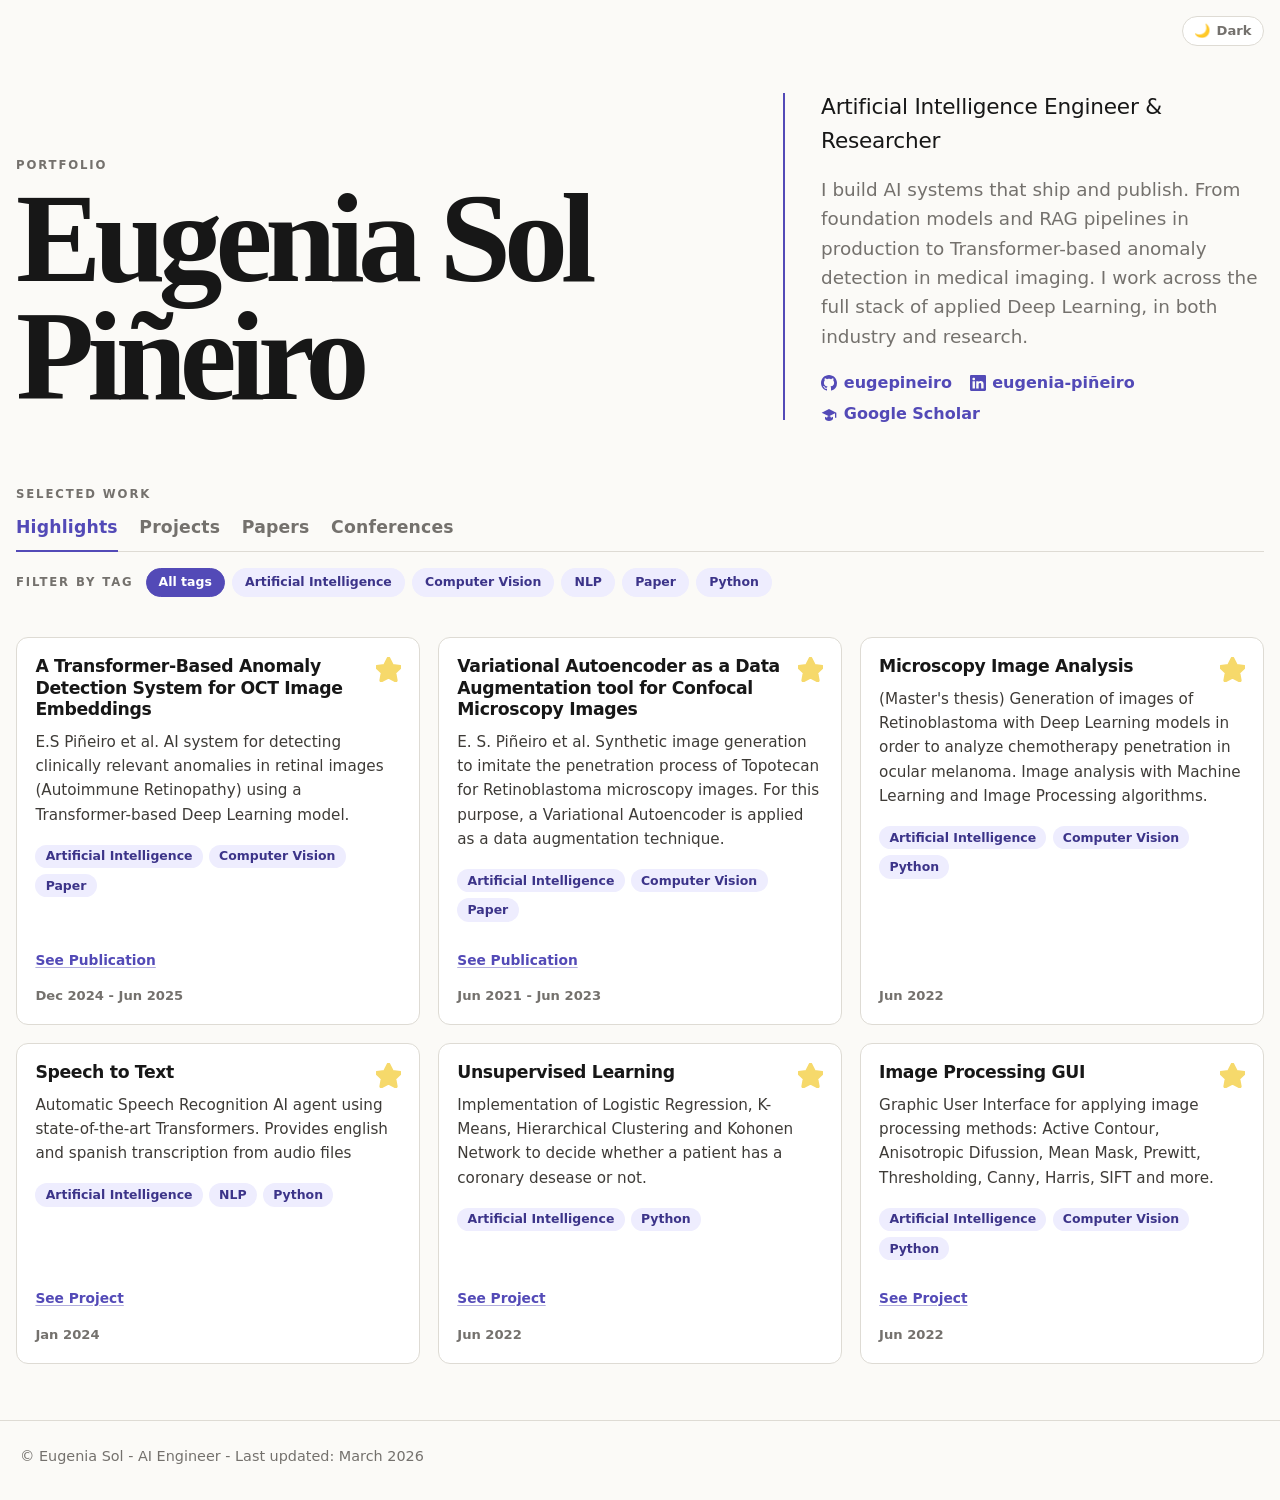
<file: index.html>
<!doctype html>
<html lang="en">
  <head>
    <!-- Required meta tags -->
    <meta charset="utf-8">
    <meta name="viewport" content="width=device-width, initial-scale=1">

    <!-- Bootstrap CSS -->
    <link href="https://cdn.jsdelivr.net/npm/bootstrap@5.1.0/dist/css/bootstrap.min.css" rel="stylesheet" integrity="sha384-KyZXEAg3QhqLMpG8r+8fhAXLRk2vvoC2f3B09zVXn8CA5QIVfZOJ3BCsw2P0p/We" crossorigin="anonymous">
    <link rel="preconnect" href="https://fonts.googleapis.com">
    <link rel="preconnect" href="https://fonts.gstatic.com" crossorigin>
    <link href="https://fonts.googleapis.com/css2?family=Playfair+Display:wght@600;700&display=swap" rel="stylesheet">
    <script src="assets/theme.js?v=20260602"></script>
    <link rel="stylesheet" href="assets/styles.css?v=20260602">

    <title>Eugenia Piñeiro</title>
  </head>
  <body>
        <header class="profile-header">
            <button id="theme-toggle" class="theme-toggle" type="button" aria-pressed="false" aria-label="Toggle dark mode">
              <span class="theme-icon" aria-hidden="true">🌙</span>
              <span class="theme-text">Dark</span>
            </button>
            <div class="hero-layout">
                <div class="hero-heading">
                    <p class="hero-kicker mb-2">PORTFOLIO</p>
                    <h1 class="mb-2 text-white hero-title"><span>Eugenia Sol</span><span>Piñeiro</span></h1>
                </div>
                <div class="hero-copy">
                    <p class="hero-roles mb-3">Artificial Intelligence Engineer & Researcher</p>
                    <p class="hero-summary">I build AI systems that ship and publish. From foundation models and RAG pipelines in production to Transformer-based anomaly detection in medical imaging. I work across the full stack of applied Deep Learning, in both industry and research.</p>
                    <div class="hero-links">
                    <a href="https://github.com/eugepineiro" class="btn icon">
                        <span>
                            <svg xmlns="http://www.w3.org/2000/svg" width="16" height="16" fill="currentColor" class="bi bi-github" viewBox="0 0 16 16">
                                <path d="M8 0C3.58 0 0 3.58 0 8c0 3.54 2.29 6.53 5.47 7.59.4.07.55-.17.55-.38 0-.19-.01-.82-.01-1.49-2.01.37-2.53-.49-2.69-.94-.09-.23-.48-.94-.82-1.13-.28-.15-.68-.52-.01-.53.63-.01 1.08.58 1.23.82.72 1.21 1.87.87 2.33.66.07-.52.28-.87.51-1.07-1.78-.2-3.64-.89-3.64-3.95 0-.87.31-1.59.82-2.15-.08-.2-.36-1.02.08-2.12 0 0 .67-.21 2.2.82.64-.18 1.32-.27 2-.27.68 0 1.36.09 2 .27 1.53-1.04 2.2-.82 2.2-.82.44 1.1.16 1.92.08 2.12.51.56.82 1.27.82 2.15 0 3.07-1.87 3.75-3.65 3.95.29.25.54.73.54 1.48 0 1.07-.01 1.93-.01 2.2 0 .21.15.46.55.38A8.012 8.012 0 0 0 16 8c0-4.42-3.58-8-8-8z"/>
                            </svg>
                        </span>
                        <span class="text-white">eugepineiro</span>
                    </a>
                    <a href="https://www.linkedin.com/in/eugenia-pi%C3%B1eiro/" class="btn icon">
                        <span>
                            <svg xmlns="http://www.w3.org/2000/svg" width="16" height="16" fill="#3572A5" class="bi bi-linkedin" viewBox="0 0 16 16">
                                <path d="M0 1.146C0 .513.526 0 1.175 0h13.65C15.474 0 16 .513 16 1.146v13.708c0 .633-.526 1.146-1.175 1.146H1.175C.526 16 0 15.487 0 14.854V1.146zm4.943 12.248V6.169H2.542v7.225h2.401zm-1.2-8.212c.837 0 1.358-.554 1.358-1.248-.015-.709-.52-1.248-1.342-1.248-.822 0-1.359.54-1.359 1.248 0 .694.521 1.248 1.327 1.248h.016zm4.908 8.212V9.359c0-.216.016-.432.08-.586.173-.431.568-.878 1.232-.878.869 0 1.216.662 1.216 1.634v3.865h2.401V9.25c0-2.22-1.184-3.252-2.764-3.252-1.274 0-1.845.7-2.165 1.193v.025h-.016a5.54 5.54 0 0 1 .016-.025V6.169h-2.4c.03.678 0 7.225 0 7.225h2.4z"/>
                              </svg>
                        </span>
                        <span class="text-white">eugenia-piñeiro</span>
                    </a>
                    <a href="https://scholar.google.com/citations?user=V3Zq3qsAAAAJ&hl=es&authuser=1" class="btn icon">
                        <span>
                            <svg xmlns="http://www.w3.org/2000/svg" width="16" height="16" viewBox="0 0 24 24" aria-hidden="true">
                                <path d="M12 3L1 8.5l11 5.5 9-4.5V16h2V8.5z" fill="#4285F4"/>
                                <circle cx="12" cy="16.5" r="3" fill="#5F9CF6"/>
                                <path d="M6 14.8v2.8c0 1.7 2.7 3.4 6 3.4s6-1.7 6-3.4v-2.8l-6 3z" fill="#8AB4F8"/>
                            </svg>
                        </span>
                        <span class="text-white">Google Scholar</span>
                    </a>
                    </div>
                </div>
            </div>
        </header>
    <!-- Optional JavaScript; choose one of the two! -->

    <!-- Option 1: Bootstrap Bundle with Popper -->
    <script src="https://cdn.jsdelivr.net/npm/bootstrap@5.1.0/dist/js/bootstrap.bundle.min.js" integrity="sha384-U1DAWAznBHeqEIlVSCgzq+c9gqGAJn5c/t99JyeKa9xxaYpSvHU5awsuZVVFIhvj" crossorigin="anonymous"></script>

    <!-- Option 2: Separate Popper and Bootstrap JS -->
    <!--
    <script src="https://cdn.jsdelivr.net/npm/@popperjs/core@2.9.3/dist/umd/popper.min.js" integrity="sha384-eMNCOe7tC1doHpGoWe/6oMVemdAVTMs2xqW4mwXrXsW0L84Iytr2wi5v2QjrP/xp" crossorigin="anonymous"></script>
    <script src="https://cdn.jsdelivr.net/npm/bootstrap@5.1.0/dist/js/bootstrap.min.js" integrity="sha384-cn7l7gDp0eyniUwwAZgrzD06kc/tftFf19TOAs2zVinnD/C7E91j9yyk5//jjpt/" crossorigin="anonymous"></script>
    -->
    
    <main class="container portfolio-main">
        <p class="section-label">Selected Work</p>

        <nav>
            <div class="nav nav-tabs" id="nav-tab" role="tablist">
              <button class="nav-link active" id="highlights-tab" data-bs-toggle="tab" data-bs-target="#highlights" type="button" role="tab" aria-controls="highlights" aria-selected="true"><span class="tab-icon" aria-hidden="true"><svg xmlns="http://www.w3.org/2000/svg" height="24px" viewBox="0 -960 960 960" width="24px" fill="#e3e3e3"><path d="M852-212 732-332l56-56 120 120-56 56ZM708-692l-56-56 120-120 56 56-120 120Zm-456 0L132-812l56-56 120 120-56 56ZM108-212l-56-56 120-120 56 56-120 120Zm246-75 126-76 126 77-33-144 111-96-146-13-58-136-58 135-146 13 111 97-33 143ZM233-120l65-281L80-590l288-25 112-265 112 265 288 25-218 189 65 281-247-149-247 149Zm247-361Z"/></svg></span>Highlights</button>
              <button class="nav-link" id="projects-tab" data-bs-toggle="tab" data-bs-target="#projects" type="button" role="tab" aria-controls="projects" aria-selected="false"><span class="tab-icon" aria-hidden="true"><svg xmlns="http://www.w3.org/2000/svg" height="24px" viewBox="0 -960 960 960" width="24px" fill="#e3e3e3"><path d="M160-160q-33 0-56.5-23.5T80-240v-480q0-33 23.5-56.5T160-800h640q33 0 56.5 23.5T880-720v480q0 33-23.5 56.5T800-160H160Zm0-80h640v-400H160v400Zm140-40-56-56 103-104-104-104 57-56 160 160-160 160Zm180 0v-80h240v80H480Z"/></svg></span>Projects</button>
              <button class="nav-link" id="papers-tab" data-bs-toggle="tab" data-bs-target="#papers" type="button" role="tab" aria-controls="papers" aria-selected="false"><span class="tab-icon" aria-hidden="true"><svg xmlns="http://www.w3.org/2000/svg" height="24px" viewBox="0 -960 960 960" width="24px" fill="#e3e3e3"><path d="M560-564v-68q33-14 67.5-21t72.5-7q26 0 51 4t49 10v64q-24-9-48.5-13.5T700-600q-38 0-73 9.5T560-564Zm0 220v-68q33-14 67.5-21t72.5-7q26 0 51 4t49 10v64q-24-9-48.5-13.5T700-380q-38 0-73 9t-67 27Zm0-110v-68q33-14 67.5-21t72.5-7q26 0 51 4t49 10v64q-24-9-48.5-13.5T700-490q-38 0-73 9.5T560-454ZM260-320q47 0 91.5 10.5T440-278v-394q-41-24-87-36t-93-12q-36 0-71.5 7T120-692v396q35-12 69.5-18t70.5-6Zm260 42q44-21 88.5-31.5T700-320q36 0 70.5 6t69.5 18v-396q-33-14-68.5-21t-71.5-7q-47 0-93 12t-87 36v394Zm-40 118q-48-38-104-59t-116-21q-42 0-82.5 11T100-198q-21 11-40.5-1T40-234v-482q0-11 5.5-21T62-752q46-24 96-36t102-12q58 0 113.5 15T480-740q51-30 106.5-45T700-800q52 0 102 12t96 36q11 5 16.5 15t5.5 21v482q0 23-19.5 35t-40.5 1q-37-20-77.5-31T700-240q-60 0-116 21t-104 59ZM280-494Z"/></svg></span>Papers</button>
              <button class="nav-link" id="conferences-tab" data-bs-toggle="tab" data-bs-target="#conferences" type="button" role="tab" aria-controls="conferences" aria-selected="false"><span class="tab-icon" aria-hidden="true"><svg xmlns="http://www.w3.org/2000/svg" height="24px" viewBox="0 -960 960 960" width="24px" fill="#e3e3e3"><path d="m798-322-62-62q44-41 69-97t25-119q0-63-25-118t-69-96l62-64q56 53 89 125t33 153q0 81-33 153t-89 125ZM670-450l-64-64q18-17 29-38.5t11-47.5q0-26-11-47.5T606-686l64-64q32 29 50 67.5t18 82.5q0 44-18 82.5T670-450Zm-310 10q-66 0-113-47t-47-113q0-66 47-113t113-47q66 0 113 47t47 113q0 66-47 113t-113 47ZM40-120v-112q0-33 17-62t47-44q51-26 115-44t141-18q77 0 141 18t115 44q30 15 47 44t17 62v112H40Zm80-80h480v-32q0-11-5.5-20T580-266q-36-18-92.5-36T360-320q-71 0-127.5 18T140-266q-9 5-14.5 14t-5.5 20v32Zm296.5-343.5Q440-567 440-600t-23.5-56.5Q393-680 360-680t-56.5 23.5Q280-633 280-600t23.5 56.5Q327-520 360-520t56.5-23.5ZM360-600Zm0 400Z"/></svg></span>Conferences</button>
            </div>
          </nav>
          <div class="tab-content" id="nav-tabContent">
            <div class="tab-pane fade show active" id="highlights" role="tabpanel" aria-labelledby="highlights-tab">
                
                <div class="row mt-2">

                    <div class="col">
                        <div class="card d-flex justify-content-center mt-2" style="width: 18rem;">
                            <div class="card-body">
                              <div class="row">
                                  <div class ="col"><h5 class="card-title">Microscopy Image Analysis</h5></div>
                                  <div class="col d-flex flex-row-reverse"><svg xmlns="http://www.w3.org/2000/svg" width="25" height="25" fill="#FFCE33" class="bi bi-star-fill" viewBox="0 0 16 16"><path d="M3.612 15.443c-.386.198-.824-.149-.746-.592l.83-4.73L.173 6.765c-.329-.314-.158-.888.283-.95l4.898-.696L7.538.792c.197-.39.73-.39.927 0l2.184 4.327 4.898.696c.441.062.612.636.282.95l-3.522 3.356.83 4.73c.078.443-.36.79-.746.592L8 13.187l-4.389 2.256z"/></svg></div>
                              </div>
                              <h6 class="card-subtitle mb-2 text-muted">Artificial Intelligence</h6>
                              <p class="card-text">(Master's thesis) Generation of images of Retinoblastoma with Deep Learning models in order to analyze chemotherapy penetration in ocular melanoma. Image analysis with Machine Learning and Image Processing algorithms.</p>
                            <div>
                                <span><svg xmlns="http://www.w3.org/2000/svg" width="10" height="10" fill="#3572A5" class="bi bi-circle-fill mr-2" viewBox="0 0 16 16"><circle cx="8" cy="8" r="8"/></svg> </span>
                                <span class="text-secondary">Python</span>
                            </div>
                            <div class=" row mt-2">
                                
                                <div class="col ">
                                     
                                </div> 
                                <div class="col text-secondary d-flex flex-row-reverse">
                                    Jun 2022
                                </div>
                            </div>
                            </div>
                        </div>        
                    </div> 

                    <div class="col">
                        <div class="card d-flex justify-content-center mt-2" style="width: 18rem;">
                            <div class="card-body">
                              <div class="row">
                                  <div class ="col"><h5 class="card-title">Unsupervised Learning</h5></div>
                                  <div class="col d-flex flex-row-reverse"><svg xmlns="http://www.w3.org/2000/svg" width="25" height="25" fill="#FFCE33" class="bi bi-star-fill" viewBox="0 0 16 16"><path d="M3.612 15.443c-.386.198-.824-.149-.746-.592l.83-4.73L.173 6.765c-.329-.314-.158-.888.283-.95l4.898-.696L7.538.792c.197-.39.73-.39.927 0l2.184 4.327 4.898.696c.441.062.612.636.282.95l-3.522 3.356.83 4.73c.078.443-.36.79-.746.592L8 13.187l-4.389 2.256z"/></svg></div>
                              </div>
                              <h6 class="card-subtitle mb-2 text-muted">Machine Learning</h6>
                              <p class="card-text">Implementation of Logistic Regression, K-Means, Hierarchical Clustering and Kohonen Network to decide whether a patient has a coronary desease or not.</p>
                            <div>
                                <span><svg xmlns="http://www.w3.org/2000/svg" width="10" height="10" fill="#3572A5" class="bi bi-circle-fill mr-2" viewBox="0 0 16 16"><circle cx="8" cy="8" r="8"/></svg> </span>
                                <span class="text-secondary">Python</span>
                            </div>
                            <div class=" row mt-2">
                                
                                <div class="col ">
                                    <a href="https://github.com/eugepineiro/ML-TPS/tree/main/TP4" class="card-link ">See Project</a> 
                                </div> 
                                <div class="col text-secondary d-flex flex-row-reverse">
                                    Jun 2022
                                </div>
                            </div>
                            </div>
                        </div>        
                    </div> 

                    <div class="col">
                        <div class="card d-flex justify-content-center mt-2" style="width: 18rem;">
                            <div class="card-body">
                              <div class="row">
                                  <div class ="col"><h5 class="card-title">Image Processing GUI</h5></div>
                                  <div class="col d-flex flex-row-reverse"><svg xmlns="http://www.w3.org/2000/svg" width="25" height="25" fill="#FFCE33" class="bi bi-star-fill" viewBox="0 0 16 16"><path d="M3.612 15.443c-.386.198-.824-.149-.746-.592l.83-4.73L.173 6.765c-.329-.314-.158-.888.283-.95l4.898-.696L7.538.792c.197-.39.73-.39.927 0l2.184 4.327 4.898.696c.441.062.612.636.282.95l-3.522 3.356.83 4.73c.078.443-.36.79-.746.592L8 13.187l-4.389 2.256z"/></svg></div>
                              </div>
                              <h6 class="card-subtitle mb-2 text-muted">Image Processing and Analysis</h6>
                              <p class="card-text">Graphic User Interface for applying image processing methods: Active Contour, Anisotropic Difussion, Mean Mask, Prewitt, Thresholding, Canny, Harris, SIFT and more.</p>
                            <div>
                                <span><svg xmlns="http://www.w3.org/2000/svg" width="10" height="10" fill="#3572A5" class="bi bi-circle-fill mr-2" viewBox="0 0 16 16"><circle cx="8" cy="8" r="8"/></svg> </span>
                                <span class="text-secondary">Python</span>
                            </div>
                            <div class=" row mt-2">
                                
                                <div class="col ">
                                    <a href="https://github.com/MatiMonaco/ATI_TPS" class="card-link ">See Project</a> 
                                </div> 
                                <div class="col text-secondary d-flex flex-row-reverse">
                                    Jun 2022
                                </div>
                            </div>
                            </div>
                        </div>        
                    </div> 

                    <div class="col">
                        <div class="card d-flex justify-content-center mt-2" style="width: 18rem;">
                            <div class="card-body">
                              <div class="row">
                                  <div class ="col"><h5 class="card-title">HealthCare System</h5></div>
                                  <div class="col d-flex flex-row-reverse"><svg xmlns="http://www.w3.org/2000/svg" width="25" height="25" fill="#FFCE33" class="bi bi-star-fill" viewBox="0 0 16 16"><path d="M3.612 15.443c-.386.198-.824-.149-.746-.592l.83-4.73L.173 6.765c-.329-.314-.158-.888.283-.95l4.898-.696L7.538.792c.197-.39.73-.39.927 0l2.184 4.327 4.898.696c.441.062.612.636.282.95l-3.522 3.356.83 4.73c.078.443-.36.79-.746.592L8 13.187l-4.389 2.256z"/></svg></div>
                              </div>
                              <h6 class="card-subtitle mb-2 text-muted">Cloud Computing</h6>
                              <p class="card-text">AWS Serverless architechture for a healthcare system using Terraform IaaC. We use multiple services such as Lambda, DynamoDB, S3 and Cognito.</p>
                            <div>
                                <span><svg xmlns="http://www.w3.org/2000/svg" width="10" height="10" fill="#355615" class="bi bi-circle-fill mr-2" viewBox="0 0 16 16"><circle cx="8" cy="8" r="8"/></svg> </span>
                                <span class="text-secondary">HCL</span>
                                <span><svg xmlns="http://www.w3.org/2000/svg" width="10" height="10" fill="#f1e05a" class="bi bi-circle-fill mr-2" viewBox="0 0 16 16"><circle cx="8" cy="8" r="8"/></svg> </span>
                                <span class="text-secondary">JavaScript</span>
                                <span><svg xmlns="http://www.w3.org/2000/svg" width="10" height="10" fill="#563d7c" class="bi bi-circle-fill mr-2" viewBox="0 0 16 16"><circle cx="8" cy="8" r="8"/></svg> </span>
                                <span class="text-secondary">CSS</span>
                            </div>
                            <div class=" row mt-2">
                                
                                <div class="col ">
                                    <a href="https://github.com/itba-cloud/2022Q1-G1" class="card-link ">See Project</a> 
                                </div> 
                                <div class="col text-secondary d-flex flex-row-reverse">
                                    Jun 2022
                                </div>
                            </div>
                            </div>
                        </div>        
                    </div> 

                    <div class="col">
                      <div class="card d-flex justify-content-center mt-2" style="width: 18rem;">
                          <div class="card-body">
                            <div class="row">
                                <div class ="col"><h5 class="card-title">Autoencoders</h5></div>
                                <div class="col d-flex flex-row-reverse"><svg xmlns="http://www.w3.org/2000/svg" width="25" height="25" fill="#FFCE33" class="bi bi-star-fill" viewBox="0 0 16 16"><path d="M3.612 15.443c-.386.198-.824-.149-.746-.592l.83-4.73L.173 6.765c-.329-.314-.158-.888.283-.95l4.898-.696L7.538.792c.197-.39.73-.39.927 0l2.184 4.327 4.898.696c.441.062.612.636.282.95l-3.522 3.356.83 4.73c.078.443-.36.79-.746.592L8 13.187l-4.389 2.256z"/></svg></div>
                            </div>
                            <h6 class="card-subtitle mb-2 text-muted">Deep Learning</h6>
                            <p class="card-text">Implementation of a Basic Autoencoder and Denoising Autoencoder from scratch with a multilayer perceptron and a Variational Autoencoder using Keras.</p>
                          <div>
                              <span><svg xmlns="http://www.w3.org/2000/svg" width="10" height="10" fill="#3572A5" class="bi bi-circle-fill mr-2" viewBox="0 0 16 16"><circle cx="8" cy="8" r="8"/></svg> </span>
                              <span class="text-secondary">Python</span>
                          </div>
                          <div class=" row mt-2">
                              
                              <div class="col ">
                                  <a href="https://github.com/eugepineiro/TP5-SIA" class="card-link ">See Project</a> 
                              </div> 
                              <div class="col text-secondary d-flex flex-row-reverse">
                                  Jun 2021
                              </div>
                          </div>
                          </div>
                      </div>        
                    </div>
                    
                    <div class="col">
                      <div class="card d-flex justify-content-center mt-2" style="width: 18rem;">
                          <div class="card-body">
                            <div class="row">
                                <div class ="col"><h5 class="card-title">Unsupervised Learning</h5></div>
                                <div class="col d-flex flex-row-reverse"><svg xmlns="http://www.w3.org/2000/svg" width="25" height="25" fill="#FFCE33" class="bi bi-star-fill" viewBox="0 0 16 16"><path d="M3.612 15.443c-.386.198-.824-.149-.746-.592l.83-4.73L.173 6.765c-.329-.314-.158-.888.283-.95l4.898-.696L7.538.792c.197-.39.73-.39.927 0l2.184 4.327 4.898.696c.441.062.612.636.282.95l-3.522 3.356.83 4.73c.078.443-.36.79-.746.592L8 13.187l-4.389 2.256z"/></svg></div>
                            </div> 
                            <h6 class="card-subtitle mb-2 text-muted">Artificial Intelligence</h6>
                            <p class="card-text">Implementation of Kohonen, Hopfield and Oja Neural Networks from scratch for Principal Component Analysis (PCA)</p>
                          <div>
                              <span><svg xmlns="http://www.w3.org/2000/svg" width="10" height="10" fill="#3572A5" class="bi bi-circle-fill mr-2" viewBox="0 0 16 16"><circle cx="8" cy="8" r="8"/></svg> </span>
                              <span class="text-secondary">Python</span>
                          </div>
                          <div class=" row mt-2">
                              
                              <div class="col ">
                                  <a href="https://github.com/scottlin19/TP4-SIA" class="card-link ">See Project</a> 
                              </div> 
                              <div class="col text-secondary d-flex flex-row-reverse">
                                  May 2021
                              </div>
                          </div>
                          </div>
                      </div>        
                    </div>
          
                    <div class="col">
                      <div class="card d-flex justify-content-center mt-2" style="width: 18rem;">
                          <div class="card-body">
                            <div class="row">
                                <div class ="col"><h5 class="card-title">A Transformer-Based Anomaly Detection System for OCT Image Embeddings</h5></div>
                                <div class="col d-flex flex-row-reverse"><svg xmlns="http://www.w3.org/2000/svg" width="25" height="25" fill="#FFCE33" class="bi bi-star-fill" viewBox="0 0 16 16"><path d="M3.612 15.443c-.386.198-.824-.149-.746-.592l.83-4.73L.173 6.765c-.329-.314-.158-.888.283-.95l4.898-.696L7.538.792c.197-.39.73-.39.927 0l2.184 4.327 4.898.696c.441.062.612.636.282.95l-3.522 3.356.83 4.73c.078.443-.36.79-.746.592L8 13.187l-4.389 2.256z"/></svg></div>
                            </div> 
                            <h6 class="card-subtitle mb-2 text-muted">Publication IEEE</h6>
                            <p class="card-text">E.S Piñeiro et al. AI system for detecting clinically relevant anomalies in retinal images (Autoimmune Retinopathy) using a Transformer-based Deep Learning model.</p>
                            <p>keywords: {Deep learning;Hypertension;Pathology;Retinopathy;Computational modeling;Transformers;Retina;Feature extraction;Diabetes;Medical diagnostic imaging;Transformers;Image Processing;Deep Learning;Retinopathy},</p>
                          <div class=" row mt-2">
                              
                              <div class="col ">
                                  <a href="https://ieeexplore.ieee.org/document/11058724" class="card-link ">See Publication</a> 
                              </div> 
                              <div class="col text-secondary d-flex flex-row-reverse">
                                  Dec 2024 - Jun 2025
                              </div>
                          </div>
                          </div>
                      </div>        
                    </div>

                    <div class="col">
                      <div class="card d-flex justify-content-center mt-2" style="width: 18rem;">
                          <div class="card-body">
                            <div class="row">
                                <div class ="col"><h5 class="card-title">Variational Autoencoder as a Data Augmentation tool for Confocal Microscopy Images</h5></div>
                                <div class="col d-flex flex-row-reverse"><svg xmlns="http://www.w3.org/2000/svg" width="25" height="25" fill="#FFCE33" class="bi bi-star-fill" viewBox="0 0 16 16"><path d="M3.612 15.443c-.386.198-.824-.149-.746-.592l.83-4.73L.173 6.765c-.329-.314-.158-.888.283-.95l4.898-.696L7.538.792c.197-.39.73-.39.927 0l2.184 4.327 4.898.696c.441.062.612.636.282.95l-3.522 3.356.83 4.73c.078.443-.36.79-.746.592L8 13.187l-4.389 2.256z"/></svg></div>
                            </div> 
                            <h6 class="card-subtitle mb-2 text-muted">Publication IEEE</h6>
                            <p class="card-text">E. S. Piñeiro et al. Synthetic image generation to imitate the penetration process of Topotecan for Retinoblastoma microscopy images. For this purpose, a Variational Autoencoder is applied as a data augmentation technique.</p>
                            <p>keywords: {Drugs;Chemotherapy;Microscopy;Medical services;Maintenance engineering;Data augmentation;Retina;Microscopy;Deep Learning;Retinoblastoma;Autoencoders;Image Processing;Machine Learning},</p>
                          <div class=" row mt-2">
                              
                              <div class="col ">
                                  <a href="https://ieeexplore.ieee.org/abstract/document/10178851" class="card-link ">See Publication</a> 
                              </div> 
                              <div class="col text-secondary d-flex flex-row-reverse">
                                  Jun 2021 - Jun 2023
                              </div>
                          </div>
                          </div>
                      </div>        
                    </div>
                    <div class="col">
                      <div class="card d-flex justify-content-center mt-2" style="width: 18rem;">
                          <div class="card-body">
                            <div class="row">
                                <div class ="col"><h5 class="card-title">Speech to Text</h5></div>
                                <div class="col d-flex flex-row-reverse"><svg xmlns="http://www.w3.org/2000/svg" width="25" height="25" fill="#FFCE33" class="bi bi-star-fill" viewBox="0 0 16 16"><path d="M3.612 15.443c-.386.198-.824-.149-.746-.592l.83-4.73L.173 6.765c-.329-.314-.158-.888.283-.95l4.898-.696L7.538.792c.197-.39.73-.39.927 0l2.184 4.327 4.898.696c.441.062.612.636.282.95l-3.522 3.356.83 4.73c.078.443-.36.79-.746.592L8 13.187l-4.389 2.256z"/></svg></div>
                            </div> 
                            <h6 class="card-subtitle mb-2 text-muted">Publication IEEE</h6>
                            <p class="card-text">Automatic Speech Recognition AI agent using state-of-the-art Transformers. Provides english and spanish transcription from audio files</p>
                            <div>
                                <span><svg xmlns="http://www.w3.org/2000/svg" width="10" height="10" fill="#3572A5" class="bi bi-circle-fill mr-2" viewBox="0 0 16 16"><circle cx="8" cy="8" r="8"/></svg> </span>
                                <span class="text-secondary">Python</span>
                            </div>
                          <div class=" row mt-2">
                              
                              <div class="col ">
                                  <a href="https://github.com/eugepineiro/speech-to-text" class="card-link ">See Project</a>  
                              </div> 
                              <div class="col text-secondary d-flex flex-row-reverse">
                                  Jan 2024
                              </div>
                          </div>
                          </div>
                      </div>        
                    </div>
          
          
                  </div>

            </div>
            <div class="tab-pane fade" id="projects" role="tabpanel" aria-labelledby="projects-tab">
                
                <div class="row mt-2">
                    <div class="col">
                        <div class="card d-flex justify-content-center mt-2" style="width: 18rem;">
                            <div class="card-body">
                              <h5 class="card-title">Speech to Text</h5>
                              <h6 class="card-subtitle mb-2 text-muted">Artificial Intelligence</h6>
                              <p class="card-text">Automatic Speech Recognition AI agent using state-of-the-art Transformers. Provides english and spanish transcription from audio files.</p>
                              <div>
                                  <span><svg xmlns="http://www.w3.org/2000/svg" width="10" height="10" fill="#3572A5" class="bi bi-circle-fill mr-2" viewBox="0 0 16 16"><circle cx="8" cy="8" r="8"/></svg> </span>
                                  <span class="text-secondary">Python</span>
                              </div>
                            <div class="row mt-2">
                                
                                <div class="col ">
                                    <a href="https://github.com/eugepineiro/speech-to-text" class="card-link ">See Project</a> 
                                </div>  
                                <div class="col text-secondary d-flex flex-row-reverse">
                                    Jan 2024
                                </div>
                            </div>
                            </div>
                        </div>        
                    </div>

                    <div class="col">
                        <div class="card d-flex justify-content-center mt-2" style="width: 18rem;">
                            <div class="card-body">
                              <h5 class="card-title">Lang Bot</h5>
                              <h6 class="card-subtitle mb-2 text-muted">Natural Language Processing</h6>
                              <p class="card-text"> Assistant generative AI agent implemented with Retrieval-augmented generation (RAG). Provides HR employees with guidance for their day-to-day roles.</p>
                            <div>
                                <span><svg xmlns="http://www.w3.org/2000/svg" width="10" height="10" fill="#3572A5" class="bi bi-circle-fill mr-2" viewBox="0 0 16 16"><circle cx="8" cy="8" r="8"/></svg> </span>
                                <span class="text-secondary">Python</span>
                            </div>
                            <div class=" row mt-2">
                                
                                <div class="col ">
                                    <a href="https://github.com/eugepineiro/lang-bot" class="card-link ">See Project</a> 
                                </div>  
                                <div class="col text-secondary d-flex flex-row-reverse">
                                    Dec 2023
                                </div>
                            </div>
                            </div>
                        </div>        
                    </div>

                    <div class="col">
                        <div class="card d-flex justify-content-center mt-2" style="width: 18rem;">
                            <div class="card-body">
                              <h5 class="card-title">Microscopy Image Analysis</h5>
                              <h6 class="card-subtitle mb-2 text-muted">Artificial Intelligence</h6>
                              <p class="card-text">(Master's thesis) Generation of images of Retinoblastoma with Deep Learning models in order to analyze chemotherapy penetration in ocular melanoma. Image analysis with Machine Learning and Image Processing algorithms.</p>
                            <div>
                                <span><svg xmlns="http://www.w3.org/2000/svg" width="10" height="10" fill="#3572A5" class="bi bi-circle-fill mr-2" viewBox="0 0 16 16"><circle cx="8" cy="8" r="8"/></svg> </span>
                                <span class="text-secondary">Python</span>
                            </div>
                            <div class=" row mt-2">
                                
                                <div class="col ">
                                     
                                </div> 
                                <div class="col text-secondary d-flex flex-row-reverse">
                                    Dec 2022
                                </div>
                            </div>
                            </div>
                        </div>        
                    </div>

                    <div class="col">
                        <div class="card d-flex justify-content-center mt-2" style="width: 18rem;">
                            <div class="card-body">
                              <h5 class="card-title">Agoraphobos</h5>
                              <h6 class="card-subtitle mb-2 text-muted">Videogame</h6>
                              <p class="card-text">Unity implementation of an escape room with multple levels following videogame programming patterns. Can you escape?</p>
                            <div>
                                <span><svg xmlns="http://www.w3.org/2000/svg" width="10" height="10" fill="#41b883" class="bi bi-circle-fill mr-2" viewBox="0 0 16 16"><circle cx="8" cy="8" r="8"/></svg> </span>
                                <span class="text-secondary">C#</span>
                            </div>
                            <div class=" row mt-2">
                                
                                <div class="col ">
                                    <a href="https://github.com/eugepineiro/videojuegos-agoraphobos" class="card-link ">See Project</a> 
                                </div> 
                                <div class="col text-secondary d-flex flex-row-reverse">
                                    Dec 2022
                                </div>
                            </div>
                            </div>
                        </div>        
                    </div>

                    <div class="col">
                        <div class="card d-flex justify-content-center mt-2" style="width: 18rem;">
                            <div class="card-body">
                              <h5 class="card-title">Machine Learning VR</h5>
                              <h6 class="card-subtitle mb-2 text-muted">Virtual Reality</h6>
                              <p class="card-text">A Virtual Reality 3D visualization of the K-Means unsupervised Machine Learning method. See how clusters change over time and experience audio spatialization</p>
                            <div>
                                <span><svg xmlns="http://www.w3.org/2000/svg" width="10" height="10" fill="#41b883" class="bi bi-circle-fill mr-2" viewBox="0 0 16 16"><circle cx="8" cy="8" r="8"/></svg> </span>
                                <span class="text-secondary">C#</span>
                            </div>
                            <div class=" row mt-2">
                                
                                <div class="col ">
                                    <a href="https://github.com/eugepineiro/machine-learning-vr" class="card-link ">See Project</a> 
                                </div> 
                                <div class="col text-secondary d-flex flex-row-reverse">
                                    Dec 2022
                                </div>
                            </div>
                            </div>
                        </div>        
                    </div>

                    

                    <div class="col">
                        <div class="card d-flex justify-content-center mt-2" style="width: 18rem;">
                            <div class="card-body">
                              <h5 class="card-title">Gene Analysis</h5>
                              <h6 class="card-subtitle mb-2 text-muted">Bioinformatics</h6>
                              <p class="card-text">Implementation of nucleotide and protein sequence processing, BLAST, multiple sequence alignment, motif search and more.</p>
                            <div>
                                <span><svg xmlns="http://www.w3.org/2000/svg" width="10" height="10" fill="#3572A5" class="bi bi-circle-fill mr-2" viewBox="0 0 16 16"><circle cx="8" cy="8" r="8"/></svg> </span>
                                <span class="text-secondary">Python</span>
                            </div>
                            <div class=" row mt-2">
                                
                                <div class="col ">
                                    <a href="https://github.com/eugepineiro/bioinformatica" class="card-link ">See Project</a> 
                                </div> 
                                <div class="col text-secondary d-flex flex-row-reverse">
                                    Nov 2022
                                </div>
                            </div>
                            </div>
                        </div>        
                    </div>

                    <div class="col">
                        <div class="card d-flex justify-content-center mt-2" style="width: 18rem;">
                            <div class="card-body">
                              <h5 class="card-title">BARD</h5>
                              <h6 class="card-subtitle mb-2 text-muted">Natural Language Processing</h6>
                              <p class="card-text">BARD is a Story Generator using Transformers. For training it uses GPT-2 and fine-tunes with books obtained by scrapping Gutenberg's web, such as popular books or specific corpus. (Ex. Vampire books, Romance books).</p>
                            <div>
                                <span><svg xmlns="http://www.w3.org/2000/svg" width="10" height="10" fill="#3572A5" class="bi bi-circle-fill mr-2" viewBox="0 0 16 16"><circle cx="8" cy="8" r="8"/></svg> </span>
                                <span class="text-secondary">Python</span>
                            </div>
                            <div class=" row mt-2">
                                
                                <div class="col ">
                                    <a href="https://github.com/eugepineiro/nlp-txt-generator" class="card-link ">See Project</a> 
                                </div> 
                                <div class="col text-secondary d-flex flex-row-reverse">
                                    Oct 2022
                                </div>
                            </div>
                            </div>
                        </div>        
                    </div>

                    <div class="col">
                        <div class="card d-flex justify-content-center mt-2" style="width: 18rem;">
                            <div class="card-body">
                              <h5 class="card-title">Neural Network VR</h5>
                              <h6 class="card-subtitle mb-2 text-muted">Virtual Reality</h6>
                              <p class="card-text">A Virtual Reality 3D visualization of multiple neural newtwork models, such as Multilayer Perceptron, Autoencoder and Kohonen NN.</p>
                            <div>
                                <span><svg xmlns="http://www.w3.org/2000/svg" width="10" height="10" fill="#41b883" class="bi bi-circle-fill mr-2" viewBox="0 0 16 16"><circle cx="8" cy="8" r="8"/></svg> </span>
                                <span class="text-secondary">C#</span>
                            </div>
                            <div class=" row mt-2">
                                
                                <div class="col ">
                                    <a href="https://github.com/eugepineiro/neural-network-vr" class="card-link ">See Project</a> 
                                </div> 
                                <div class="col text-secondary d-flex flex-row-reverse">
                                    Sep 2022
                                </div>
                            </div>
                            </div>
                        </div>        
                    </div>

                    <div class="col">
                        <div class="card d-flex justify-content-center mt-2" style="width: 18rem;">
                            <div class="card-body">
                              <h5 class="card-title">Platon-VR</h5>
                              <h6 class="card-subtitle mb-2 text-muted">Virtual Reality</h6>
                              <p class="card-text">Virtual Reality Game developed in Unity. Follow the story to understand Plato's Allegory of the Cave. </p>
                            <div>
                                <span><svg xmlns="http://www.w3.org/2000/svg" width="10" height="10" fill="#41b883" class="bi bi-circle-fill mr-2" viewBox="0 0 16 16"><circle cx="8" cy="8" r="8"/></svg> </span>
                                <span class="text-secondary">C#</span>
                            </div>
                            <div class=" row mt-2">
                                
                                <div class="col ">
                                    <a href="https://github.com/eugepineiro/virtual-reality-tp1" class="card-link ">See Project</a> 
                                </div> 
                                <div class="col text-secondary d-flex flex-row-reverse">
                                    Aug 2022
                                </div>
                            </div>
                            </div>
                        </div>        
                    </div>
                    
                    <div class="col">
                        <div class="card d-flex justify-content-center mt-2" style="width: 18rem;">
                            <div class="card-body">
                              <h5 class="card-title">Transformers</h5>
                              <h6 class="card-subtitle mb-2 text-muted">Artificial Intelligence</h6>
                              <p class="card-text">Learning Transformers with multiple applications examples, such as, image classifier, TLDR and text generator.</p>
                            <div>
                                <span><svg xmlns="http://www.w3.org/2000/svg" width="10" height="10" fill="#3572A5" class="bi bi-circle-fill mr-2" viewBox="0 0 16 16"><circle cx="8" cy="8" r="8"/></svg> </span>
                                <span class="text-secondary">Python</span>
                            </div>
                            <div class=" row mt-2">
                                
                                <div class="col ">
                                    <a href="https://github.com/eugepineiro/transformers" class="card-link ">See Project</a> 
                                </div> 
                                <div class="col text-secondary d-flex flex-row-reverse">
                                    Aug 2022
                                </div>
                            </div>
                            </div>
                        </div>        
                    </div>

                    <div class="col">
                        <div class="card d-flex justify-content-center mt-2" style="width: 18rem;">
                            <div class="card-body">
                              <h5 class="card-title">HealthCare System</h5>
                              <h6 class="card-subtitle mb-2 text-muted">Cloud Computing</h6>
                              <p class="card-text">AWS Serverless architechture for a healthcare system using Terraform IaaC. We use multiple services such as Lambda, DynamoDB, S3 and Cognito</p>
                            <div>
                                <span><svg xmlns="http://www.w3.org/2000/svg" width="10" height="10" fill="#355615" class="bi bi-circle-fill mr-2" viewBox="0 0 16 16"><circle cx="8" cy="8" r="8"/></svg> </span>
                                <span class="text-secondary">HCL</span>
                                <span><svg xmlns="http://www.w3.org/2000/svg" width="10" height="10" fill="#f1e05a" class="bi bi-circle-fill mr-2" viewBox="0 0 16 16"><circle cx="8" cy="8" r="8"/></svg> </span>
                                <span class="text-secondary">JavaScript</span>
                                <span><svg xmlns="http://www.w3.org/2000/svg" width="10" height="10" fill="#563d7c" class="bi bi-circle-fill mr-2" viewBox="0 0 16 16"><circle cx="8" cy="8" r="8"/></svg> </span>
                                <span class="text-secondary">CSS</span>
                            </div>
                            <div class=" row mt-2">
                                
                                <div class="col ">
                                    <a href="https://github.com/itba-cloud/2022Q1-G1" class="card-link ">See Project</a> 
                                </div> 
                                <div class="col text-secondary d-flex flex-row-reverse">
                                    Jun 2022
                                </div>
                            </div>
                            </div>
                        </div>        
                    </div>

                    <div class="col">
                        <div class="card d-flex justify-content-center mt-2" style="width: 18rem;">
                            <div class="card-body">
                              <h5 class="card-title">Image Processing GUI</h5>
                              <h6 class="card-subtitle mb-2 text-muted">Image Processing and Analysis</h6>
                              <p class="card-text">Graphic User Interface for applying image processing methods such as Active Contour, Anisotropic Difussion, Mean Mask Prewitt, Thresholding, Bilateral Filtering, Canny, Harris, SIFT and more.</p>
                            <div>
                                <span><svg xmlns="http://www.w3.org/2000/svg" width="10" height="10" fill="#3572A5" class="bi bi-circle-fill mr-2" viewBox="0 0 16 16"><circle cx="8" cy="8" r="8"/></svg> </span>
                                <span class="text-secondary">Python</span>
                            </div>
                            <div class=" row mt-2">
                                
                                <div class="col ">
                                    <a href="https://github.com/MatiMonaco/ATI_TPS" class="card-link ">See Project</a> 
                                </div> 
                                <div class="col text-secondary d-flex flex-row-reverse">
                                    Jun 2022
                                </div>
                            </div>
                            </div>
                        </div>        
                    </div>

                    <div class="col">
                        <div class="card d-flex justify-content-center mt-2" style="width: 18rem;">
                            <div class="card-body">
                              <h5 class="card-title">Simple Streaming Server</h5>
                              <h6 class="card-subtitle mb-2 text-muted">Networking</h6>
                              <p class="card-text">Demo of Simple Streaming Server in order to analyze RTSP, RTMP and HLS characteristics, such as latency, codecs and more.</p>
                            <div>
                                <span><svg xmlns="http://www.w3.org/2000/svg" width="10" height="10" fill="#DA8100" class="bi bi-circle-fill mr-2" viewBox="0 0 16 16"><circle cx="8" cy="8" r="8"/></svg> </span>
                                <span class="text-secondary">YML</span>
                            </div>
                            <div class=" row mt-2">
                                
                                <div class="col ">
                                    <a href="https://github.com/mbaiges/simple-streaming-server" class="card-link ">See Project</a> 
                                </div> 
                                <div class="col text-secondary d-flex flex-row-reverse">
                                    Jun 2022
                                </div>
                            </div>
                            </div>
                        </div>        
                    </div>
                    
                    <div class="col">
                        <div class="card d-flex justify-content-center mt-2" style="width: 18rem;">
                            <div class="card-body">
                              <h5 class="card-title">Unsupervised Learning</h5>
                              <h6 class="card-subtitle mb-2 text-muted">Machine Learning</h6>
                              <p class="card-text">Implementation of Logistic Regression, K-Means, Hierarchical Clustering and Kohonen Network to decide whether a patient has a coronary desease or not.</p>
                            <div>
                                <span><svg xmlns="http://www.w3.org/2000/svg" width="10" height="10" fill="#3572A5" class="bi bi-circle-fill mr-2" viewBox="0 0 16 16"><circle cx="8" cy="8" r="8"/></svg> </span>
                                <span class="text-secondary">Python</span>
                            </div>
                            <div class=" row mt-2">
                                
                                <div class="col ">
                                    <a href="https://github.com/eugepineiro/ML-TPS/tree/main/TP4" class="card-link ">See Project</a> 
                                </div> 
                                <div class="col text-secondary d-flex flex-row-reverse">
                                    Jun 2022
                                </div>
                            </div>
                            </div>
                        </div>        
                    </div>

                    <div class="col">
                        <div class="card d-flex justify-content-center mt-2" style="width: 18rem;">
                            <div class="card-body">
                              <h5 class="card-title">Support Vector Machine</h5>
                              <h6 class="card-subtitle mb-2 text-muted">Machine Learning</h6>
                              <p class="card-text">Implementation of Support Vector Machine from scratch with loss function for image segmentation.</p>
                            <div>
                                <span><svg xmlns="http://www.w3.org/2000/svg" width="10" height="10" fill="#3572A5" class="bi bi-circle-fill mr-2" viewBox="0 0 16 16"><circle cx="8" cy="8" r="8"/></svg> </span>
                                <span class="text-secondary">Python</span>
                            </div>
                            <div class=" row mt-2">
                                
                                <div class="col ">
                                    <a href="https://github.com/eugepineiro/ML-TPS/tree/main/TP3" class="card-link ">See Project</a> 
                                </div> 
                                <div class="col text-secondary d-flex flex-row-reverse">
                                    May 2022
                                </div>
                            </div>
                            </div>
                        </div>        
                    </div>

                    <div class="col">
                        <div class="card d-flex justify-content-center mt-2" style="width: 18rem;">
                            <div class="card-body">
                              <h5 class="card-title">Supervised Classification</h5>
                              <h6 class="card-subtitle mb-2 text-muted">Machine Learning</h6>
                              <p class="card-text">Implementation of K-NN, Decision Trees (ID3) and Random Forest from scratch for a bank to decide wheter or not to grant a loan based on the attributes of a person.</p>
                            <div>
                                <span><svg xmlns="http://www.w3.org/2000/svg" width="10" height="10" fill="#3572A5" class="bi bi-circle-fill mr-2" viewBox="0 0 16 16"><circle cx="8" cy="8" r="8"/></svg> </span>
                                <span class="text-secondary">Python</span>
                            </div>
                            <div class=" row mt-2">
                                
                                <div class="col ">
                                    <a href="https://github.com/eugepineiro/ML-TPS/tree/main/TP2" class="card-link ">See Project</a> 
                                </div> 
                                <div class="col text-secondary d-flex flex-row-reverse">
                                    Apr 2022
                                </div>
                            </div>
                            </div>
                        </div>        
                    </div>

                    <div class="col">
                        <div class="card d-flex justify-content-center mt-2" style="width: 18rem;">
                            <div class="card-body">
                              <h5 class="card-title">Bayes Classifiers</h5>
                              <h6 class="card-subtitle mb-2 text-muted">Machine Learning</h6>
                              <p class="card-text">Implementation of a Bayes Classifier in order to classify differente news into different categories. and a Bayessian Network to decide whether or not a student is admitted  to a unversity.  </p>
                            <div>
                                <span><svg xmlns="http://www.w3.org/2000/svg" width="10" height="10" fill="#3572A5" class="bi bi-circle-fill mr-2" viewBox="0 0 16 16"><circle cx="8" cy="8" r="8"/></svg> </span>
                                <span class="text-secondary">Python</span>
                            </div>
                            <div class=" row mt-2">
                                
                                <div class="col ">
                                    <a href="https://github.com/eugepineiro/ML-TPS/tree/main/TP1" class="card-link ">See Project</a> 
                                </div> 
                                <div class="col text-secondary d-flex flex-row-reverse">
                                    Mar 2022
                                </div>
                            </div>
                            </div>
                        </div>        
                    </div>
                    
                    <div class="col">
                        <div class="card d-flex justify-content-center mt-2" style="width: 18rem;">
                            <div class="card-body">
                              <h5 class="card-title">Map Reduce</h5>
                              <h6 class="card-subtitle mb-2 text-muted">Distributed Object Programming</h6>
                              <p class="card-text"> Console application using MapReduce with Hazelcast to process public woodland data.</p>
                            <div>
                                <span><svg xmlns="http://www.w3.org/2000/svg" width="10" height="10" fill="#4B6C4B" class="bi bi-circle-fill mr-2" viewBox="0 0 16 16"><circle cx="8" cy="8" r="8"/></svg> </span>
                                <span class="text-secondary">Java</span>
                            </div>
                            <div class=" row mt-2">
                                
                                <div class="col ">
                                    <a href="https://github.com/eugepineiro/TP2-POD" class="card-link ">See Project</a> 
                                </div> 
                                <div class="col text-secondary d-flex flex-row-reverse">
                                    Nov 2021
                                </div>
                            </div>
                            </div>
                        </div>        
                    </div>

                    <div class="col">
                        <div class="card d-flex justify-content-center mt-2" style="width: 18rem;">
                            <div class="card-body">
                              <h5 class="card-title">Pedestrian Dynamics</h5>
                              <h6 class="card-subtitle mb-2 text-muted">Systems Simulation</h6>
                              <p class="card-text">Java implementation of group of pedestrians evacuating a room through a narrow door</p>
                            <div>
                                <span><svg xmlns="http://www.w3.org/2000/svg" width="10" height="10" fill="#4B6C4B" class="bi bi-circle-fill mr-2" viewBox="0 0 16 16"><circle cx="8" cy="8" r="8"/></svg> </span>
                                <span class="text-secondary">Java</span>
                                <span><svg xmlns="http://www.w3.org/2000/svg" width="10" height="10" fill="#3572A5" class="bi bi-circle-fill mr-2" viewBox="0 0 16 16"><circle cx="8" cy="8" r="8"/></svg> </span>
                                <span class="text-secondary">Python</span>
                            </div>
                            <div class=" row mt-2">
                                
                                <div class="col ">
                                    <a href="https://github.com/eugepineiro/SimulacionSistemas/tree/master/TP5" class="card-link ">See Project</a> 
                                </div> 
                                <div class="col text-secondary d-flex flex-row-reverse">
                                    Nov 2021
                                </div>
                            </div>
                            </div>
                        </div>        
                    </div>

                    <div class="col">
                        <div class="card d-flex justify-content-center mt-2" style="width: 18rem;">
                            <div class="card-body">
                              <h5 class="card-title">Spaceship to Mars</h5>
                              <h6 class="card-subtitle mb-2 text-muted">Systems Simulation</h6>
                              <p class="card-text">Java implementation of a damped oscillator with multiple integration methods and a Gravitational System to analyze Temporal-Driven Molecular Dynamics</p>
                            <div>
                                <span><svg xmlns="http://www.w3.org/2000/svg" width="10" height="10" fill="#4B6C4B" class="bi bi-circle-fill mr-2" viewBox="0 0 16 16"><circle cx="8" cy="8" r="8"/></svg> </span>
                                <span class="text-secondary">Java</span>
                                <span><svg xmlns="http://www.w3.org/2000/svg" width="10" height="10" fill="#3572A5" class="bi bi-circle-fill mr-2" viewBox="0 0 16 16"><circle cx="8" cy="8" r="8"/></svg> </span>
                                <span class="text-secondary">Python</span>
                            </div>
                            <div class=" row mt-2">
                                
                                <div class="col ">
                                    <a href="https://github.com/eugepineiro/SimulacionSistemas/tree/master/TP4" class="card-link ">See Project</a> 
                                </div> 
                                <div class="col text-secondary d-flex flex-row-reverse">
                                    Oct 2021
                                </div>
                            </div>
                            </div>
                        </div>        
                    </div>
                    
                    <div class="col">
                        <div class="card d-flex justify-content-center mt-2" style="width: 18rem;">
                            <div class="card-body">
                              <h5 class="card-title">Airport Management</h5>
                              <h6 class="card-subtitle mb-2 text-muted">Distributed Object Programming</h6>
                              <p class="card-text">Client-Server application using RMI to simulate the management of airport services, such as runways, airlines and flights </p>
                            <div>
                                <span><svg xmlns="http://www.w3.org/2000/svg" width="10" height="10" fill="#4B6C4B" class="bi bi-circle-fill mr-2" viewBox="0 0 16 16"><circle cx="8" cy="8" r="8"/></svg> </span>
                                <span class="text-secondary">Java</span>
                            </div>
                            <div class=" row mt-2">
                                
                                <div class="col ">
                                    <a href="https://github.com/eugepineiro/TP1-POD" class="card-link ">See Project</a> 
                                </div> 
                                <div class="col text-secondary d-flex flex-row-reverse">
                                    Sep 2021
                                </div>
                            </div>
                            </div>
                        </div>        
                    </div>


                    <div class="col">
                        <div class="card d-flex justify-content-center mt-2" style="width: 18rem;">
                            <div class="card-body">
                              <h5 class="card-title">Brownian Movement</h5>
                              <h6 class="card-subtitle mb-2 text-muted">Systems Simulation</h6>
                              <p class="card-text">Java implementation of Brownian Movement in order to analyze Event-Driven Molecular Dynamics</p>
                            <div>
                                <span><svg xmlns="http://www.w3.org/2000/svg" width="10" height="10" fill="#4B6C4B" class="bi bi-circle-fill mr-2" viewBox="0 0 16 16"><circle cx="8" cy="8" r="8"/></svg> </span>
                                <span class="text-secondary">Java</span>
                                <span><svg xmlns="http://www.w3.org/2000/svg" width="10" height="10" fill="#3572A5" class="bi bi-circle-fill mr-2" viewBox="0 0 16 16"><circle cx="8" cy="8" r="8"/></svg> </span>
                                <span class="text-secondary">Python</span>
                            </div>
                            <div class=" row mt-2">
                                
                                <div class="col ">
                                    <a href="https://github.com/eugepineiro/SimulacionSistemas/tree/master/TP3" class="card-link ">See Project</a> 
                                </div> 
                                <div class="col text-secondary d-flex flex-row-reverse">
                                    Sep 2021
                                </div>
                            </div>
                            </div>
                        </div>        
                    </div>

                    <div class="col">
                        <div class="card d-flex justify-content-center mt-2" style="width: 18rem;">
                            <div class="card-body">
                              <h5 class="card-title">Cellular Automata</h5>
                              <h6 class="card-subtitle mb-2 text-muted">Systems Simulation</h6>
                              <p class="card-text">Off-Lattice cellular automata Java implementation in order to analyze cooperative behavior of partciles, such as flocks of self-propelled agents. </p>
                            <div>
                                <span><svg xmlns="http://www.w3.org/2000/svg" width="10" height="10" fill="#4B6C4B" class="bi bi-circle-fill mr-2" viewBox="0 0 16 16"><circle cx="8" cy="8" r="8"/></svg> </span>
                                <span class="text-secondary">Java</span>
                                <span><svg xmlns="http://www.w3.org/2000/svg" width="10" height="10" fill="#3572A5" class="bi bi-circle-fill mr-2" viewBox="0 0 16 16"><circle cx="8" cy="8" r="8"/></svg> </span>
                                <span class="text-secondary">Python</span>
                            </div>
                            <div class=" row mt-2">
                                
                                <div class="col ">
                                    <a href="https://github.com/eugepineiro/SimulacionSistemas/tree/master/TP2" class="card-link ">See Project</a> 
                                </div> 
                                <div class="col text-secondary d-flex flex-row-reverse">
                                    Aug 2021
                                </div>
                            </div>
                            </div>
                        </div>        
                    </div>


                    <div class="col">
                        <div class="card d-flex justify-content-center mt-2" style="width: 18rem;">
                            <div class="card-body">
                              <h5 class="card-title">Polyglot Persistence</h5>
                              <h6 class="card-subtitle mb-2 text-muted">Non Relational Databases</h6>
                              <p class="card-text">Web Note System that allows users to edit and view information in the browser using CouchDB and PouchDB in order to persist user data</p>
                            <div>
                                <span><svg xmlns="http://www.w3.org/2000/svg" width="10" height="10" fill="#41b883" class="bi bi-circle-fill mr-2" viewBox="0 0 16 16"><circle cx="8" cy="8" r="8"/></svg> </span>
                                <span class="text-secondary">Vue</span>
                                <span><svg xmlns="http://www.w3.org/2000/svg" width="10" height="10" fill="#f1e05a" class="bi bi-circle-fill mr-2" viewBox="0 0 16 16"><circle cx="8" cy="8" r="8"/></svg> </span>
                                <span class="text-secondary">JavaScript</span>
                                <span><svg xmlns="http://www.w3.org/2000/svg" width="10" height="10" fill="#e34c26" class="bi bi-circle-fill mr-2" viewBox="0 0 16 16"><circle cx="8" cy="8" r="8"/></svg> </span>
                                <span class="text-secondary">HTML</span>
                                <span><svg xmlns="http://www.w3.org/2000/svg" width="10" height="10" fill="#563d7c" class="bi bi-circle-fill mr-2" viewBox="0 0 16 16"><circle cx="8" cy="8" r="8"/></svg> </span>
                                <span class="text-secondary">CSS</span>
                            </div>
                            <div class=" row mt-2">
                                
                                <div class="col ">
                                    <a href="https://github.com/isagues/BD2" class="card-link ">See Project</a> 
                                </div> 
                                <div class="col text-secondary d-flex flex-row-reverse">
                                    Jul 2021
                                </div>
                            </div>
                            </div>
                        </div>        
                    </div>

                    <div class="col">
                        <div class="card d-flex justify-content-center mt-2" style="width: 18rem;">
                            <div class="card-body">
                              <h5 class="card-title">Shared Secret</h5>
                              <h6 class="card-subtitle mb-2 text-muted">Cryptography and Security</h6>
                              <p class="card-text">Shared Secret Image System with Payload Optimization using steganography in order to hide a secret image in other carrier images  </p>
                            <div>
                                <span><svg xmlns="http://www.w3.org/2000/svg" width="10" height="10" fill="grey" class="bi bi-circle-fill mr-2" viewBox="0 0 16 16"><circle cx="8" cy="8" r="8"/></svg> </span>
                                <span class="text-secondary">C</span>
                            </div>
                            <div class=" row mt-2">
                                
                                <div class="col ">
                                    <a href="https://github.com/mbaiges/cripto_tp" class="card-link ">See Project</a> 
                                </div> 
                                <div class="col text-secondary d-flex flex-row-reverse">
                                    Jun 2021
                                </div>
                            </div>
                            </div>
                        </div>        
                      </div>

                    <div class="col">
                      <div class="card d-flex justify-content-center mt-2" style="width: 18rem;">
                          <div class="card-body">
                            <h5 class="card-title">Autoencoders</h5>
                            <h6 class="card-subtitle mb-2 text-muted">Deep Learning</h6>
                            <p class="card-text">Implementation of a Basic Autoencoder and Denoising Autoencoder from scratch with a multilayer perceptron and a Variational Autoencoder using Keras.</p>
                          <div>
                              <span><svg xmlns="http://www.w3.org/2000/svg" width="10" height="10" fill="#3572A5" class="bi bi-circle-fill mr-2" viewBox="0 0 16 16"><circle cx="8" cy="8" r="8"/></svg> </span>
                              <span class="text-secondary">Python</span>
                          </div>
                          <div class=" row mt-2">
                              
                              <div class="col ">
                                  <a href="https://github.com/eugepineiro/TP5-SIA" class="card-link ">See Project</a> 
                              </div> 
                              <div class="col text-secondary d-flex flex-row-reverse">
                                  Jun 2021
                              </div>
                          </div>
                          </div>
                      </div>        
                    </div>
                    
                    <div class="col">
                      <div class="card d-flex justify-content-center mt-2" style="width: 18rem;">
                          <div class="card-body">
                            <h5 class="card-title">Unsupervised Learning</h5>
                            <h6 class="card-subtitle mb-2 text-muted">Artificial Intelligence</h6>
                            <p class="card-text">Implementation of Kohonen, Hopfield and Oja Neural Networks from scratch for Principal Component Analysis (PCA)</p>
                          <div>
                              <span><svg xmlns="http://www.w3.org/2000/svg" width="10" height="10" fill="#3572A5" class="bi bi-circle-fill mr-2" viewBox="0 0 16 16"><circle cx="8" cy="8" r="8"/></svg> </span>
                              <span class="text-secondary">Python</span>
                          </div>
                          <div class=" row mt-2">
                              
                              <div class="col ">
                                  <a href="https://github.com/scottlin19/TP4-SIA" class="card-link ">See Project</a> 
                              </div> 
                              <div class="col text-secondary d-flex flex-row-reverse">
                                  May 2021
                              </div>
                          </div>
                          </div>
                      </div>        
                    </div>
          
                    <div class="col">
                      <div class="card d-flex justify-content-center mt-2" style="width: 18rem;">
                          <div class="card-body">
                            <h5 class="card-title">Supervised Learning</h5>
                            <h6 class="card-subtitle mb-2 text-muted">Artificial Intelligence</h6>
                            <p class="card-text">Implementation of a Step Simple Layer Perceptron, Linear Simple Layer Perceptron and Multilayer Perceptron with Momentum optimization from scratch.</p>
                          <div>
                              <span><svg xmlns="http://www.w3.org/2000/svg" width="10" height="10" fill="#3572A5" class="bi bi-circle-fill mr-2" viewBox="0 0 16 16"><circle cx="8" cy="8" r="8"/></svg> </span>
                              <span class="text-secondary">Python</span>
                          </div>
                          <div class=" row mt-2">
                              
                              <div class="col ">
                                  <a href="https://github.com/ncomerci/TP3-SIA" class="card-link ">See Project</a> 
                              </div> 
                              <div class="col text-secondary d-flex flex-row-reverse">
                                  Apr 2021
                              </div>
                          </div>
                          </div>
                      </div>        
                    </div>
          
                    <div class="col">
                      <div class="card d-flex justify-content-center mt-2" style="width: 18rem;">
                          <div class="card-body">
                            <h5 class="card-title">Genetic Algorithms</h5>
                            <h6 class="card-subtitle mb-2 text-muted">Artificial Intelligence</h6>
                            <p class="card-text">Find the best configurations of a game character (height and equipment) using different selection, crossover and mutation methods</p>
                          <div>
                              <span><svg xmlns="http://www.w3.org/2000/svg" width="10" height="10" fill="#3572A5" class="bi bi-circle-fill mr-2" viewBox="0 0 16 16"><circle cx="8" cy="8" r="8"/></svg> </span>
                              <span class="text-secondary">Python</span>
                          </div>
                          <div class=" row mt-2">
                              
                              <div class="col ">
                                  <a href="https://github.com/eugepineiro/TP2-SIA" class="card-link ">See Project</a> 
                              </div> 
                              <div class="col text-secondary d-flex flex-row-reverse">
                                  Apr 2021
                              </div>
                          </div>
                          </div>
                      </div>        
                    </div>
          
                    <div class="col">
                      <div class="card d-flex justify-content-center mt-2" style="width: 18rem;">
                          <div class="card-body">
                            <h5 class="card-title">Search Methods</h5>
                            <h6 class="card-subtitle mb-2 text-muted">Artificial Intelligence</h6>
                            <p class="card-text">Find optimal solution for Sokoban game using informed and uninformed search methods</p>
                          <div>
                              <span><svg xmlns="http://www.w3.org/2000/svg" width="10" height="10" fill="#3572A5" class="bi bi-circle-fill mr-2" viewBox="0 0 16 16"><circle cx="8" cy="8" r="8"/></svg> </span>
                              <span class="text-secondary">Python</span>
                          </div>
                          <div class=" row mt-2">
                              
                              <div class="col ">
                                  <a href="https://github.com/scottlin19/TP1-SIA" class="card-link ">See Project</a> 
                              </div> 
                              <div class="col text-secondary d-flex flex-row-reverse">
                                  Mar 2021
                              </div>
                          </div>
                          </div>
                      </div>        
                    </div>

                    <div class="col">
                        <div class="card d-flex justify-content-center mt-2" style="width: 18rem;">
                            <div class="card-body">
                              <h5 class="card-title">IEEE Website</h5>
                              <h6 class="card-subtitle mb-2 text-muted">IEEE-ITBA Student Branch</h6>
                              <p class="card-text">Web developed in Angular for IEEE-ITBA Student Branch Organization</p>
                            <div>
                                <span><svg xmlns="http://www.w3.org/2000/svg" width="10" height="10" fill="#2b7489" class="bi bi-circle-fill mr-2" viewBox="0 0 16 16"><circle cx="8" cy="8" r="8"/></svg> </span>
                                <span class="text-secondary">TypeScript</span>
                                <span><svg xmlns="http://www.w3.org/2000/svg" width="10" height="10" fill="#f1e05a" class="bi bi-circle-fill mr-2" viewBox="0 0 16 16"><circle cx="8" cy="8" r="8"/></svg> </span>
                                <span class="text-secondary">JavaScript</span>
                                <span><svg xmlns="http://www.w3.org/2000/svg" width="10" height="10" fill="#e34c26" class="bi bi-circle-fill mr-2" viewBox="0 0 16 16"><circle cx="8" cy="8" r="8"/></svg> </span>
                                <span class="text-secondary">HTML</span>
                                <span><svg xmlns="http://www.w3.org/2000/svg" width="10" height="10" fill="#563d7c" class="bi bi-circle-fill mr-2" viewBox="0 0 16 16"><circle cx="8" cy="8" r="8"/></svg> </span>
                                <span class="text-secondary">CSS</span>
                            </div>
                            <div class=" row mt-2">
                                
                                <div class="col ">
                                    <a href="https://github.com/IEEESBITBA/IEEE-ITBA-website" class="card-link ">See Project</a> 
                                </div> 
                                <div class="col text-secondary d-flex flex-row-reverse">
                                    Mar 2021
                                </div>
                            </div>
                            </div>
                        </div>        
                      </div>

                      <!-- 2020 -->
                      <div class="col">
                        <div class="card d-flex justify-content-center mt-2" style="width: 18rem;">
                            <div class="card-body">
                              <h5 class="card-title">Tech Launcher</h5>
                              <h6 class="card-subtitle mb-2 text-muted">Website</h6>
                              <p class="card-text">Single Page Application that allows the user to collect a large amount of information related to useful technologies in the development world and ask questions in a forum. It was developed using the MVC Pattern with Spring Framework and AngularJS</p>
                            <div>
                                <span><svg xmlns="http://www.w3.org/2000/svg" width="10" height="10" fill="#4B6C4B" class="bi bi-circle-fill mr-2" viewBox="0 0 16 16"><circle cx="8" cy="8" r="8"/></svg> </span>
                                <span class="text-secondary">Java</span>
                                <span><svg xmlns="http://www.w3.org/2000/svg" width="10" height="10" fill="#f1e05a" class="bi bi-circle-fill mr-2" viewBox="0 0 16 16"><circle cx="8" cy="8" r="8"/></svg> </span>
                                <span class="text-secondary">JavaScript</span>
                                <span><svg xmlns="http://www.w3.org/2000/svg" width="10" height="10" fill="#e34c26" class="bi bi-circle-fill mr-2" viewBox="0 0 16 16"><circle cx="8" cy="8" r="8"/></svg> </span>
                                <span class="text-secondary">HTML</span>
                                <span><svg xmlns="http://www.w3.org/2000/svg" width="10" height="10" fill="#563d7c" class="bi bi-circle-fill mr-2" viewBox="0 0 16 16"><circle cx="8" cy="8" r="8"/></svg> </span>
                                <span class="text-secondary">CSS</span>
                            </div>
                            <div class=" row mt-2">
                                
                                <div class="col ">
                                    <a href="https://github.com/tpuig99/tech-launcher" class="card-link ">See Project</a>
                                </div> 
                                <div class="col text-secondary d-flex flex-row-reverse">
                                    Nov 2020
                                </div>
                            </div>
                            </div>
                        </div>        
                      </div>

                      <div class="col">
                        <div class="card d-flex justify-content-center mt-2" style="width: 18rem;">
                            <div class="card-body">
                              <h5 class="card-title">Clux Programming Language</h5>
                              <h6 class="card-subtitle mb-2 text-muted">Compiler Theory</h6>
                              <p class="card-text">Clux is a concise programming language oriented to code with as few characters as possible while keeping the readability in programs.</p>
                            <div>
                                <span><svg xmlns="http://www.w3.org/2000/svg" width="10" height="10" fill="#4B6C4B" class="bi bi-circle-fill mr-2" viewBox="0 0 16 16"><circle cx="8" cy="8" r="8"/></svg> </span>
                                <span class="text-secondary">Yacc</span>
                                <span><svg xmlns="http://www.w3.org/2000/svg" width="10" height="10" fill="#555555" class="bi bi-circle-fill mr-2" viewBox="0 0 16 16"><circle cx="8" cy="8" r="8"/></svg> </span>
                                <span class="text-secondary">C</span>
                                <span><svg xmlns="http://www.w3.org/2000/svg" width="10" height="10" fill="#DBCA00" class="bi bi-circle-fill mr-2" viewBox="0 0 16 16"><circle cx="8" cy="8" r="8"/></svg> </span>
                                <span class="text-secondary">Lex</span> 
                            </div>
                            <div class=" row mt-2">
                                
                                <div class="col ">
                                    <a href="https://github.com/lboccardi/TPE-TLA-20202Q" class="card-link ">See Project</a> 
                                </div> 
                                <div class="col text-secondary d-flex flex-row-reverse">
                                    Nov 2020
                                </div>
                            </div>
                            </div>
                        </div>        
                      </div>

                      <div class="col">
                        <div class="card d-flex justify-content-center mt-2" style="width: 18rem;">
                            <div class="card-body">
                              <h5 class="card-title">Smart Home</h5>
                              <h6 class="card-subtitle mb-2 text-muted">Mobile App</h6>
                              <p class="card-text">Smart Home Mobile App (not deployed) developed using Android Studio</p>
                            <div>
                                <span><svg xmlns="http://www.w3.org/2000/svg" width="10" height="10" fill="#4B6C4B" class="bi bi-circle-fill mr-2" viewBox="0 0 16 16"><circle cx="8" cy="8" r="8"/></svg> </span>
                                <span class="text-secondary">Java</span>
                                <span><svg xmlns="http://www.w3.org/2000/svg" width="10" height="10" fill="yellow" class="bi bi-circle-fill mr-2" viewBox="0 0 16 16"><circle cx="8" cy="8" r="8"/></svg> </span>
                                <span class="text-secondary">XML</span>
                            </div>
                            <div class=" row mt-2">
                                
                                <div class="col ">
                                    <!--<a href="https://github.com/lboccardi/TPE-TLA-20202Q" class="card-link ">See Project</a> -->
                                </div> 
                                <div class="col text-secondary d-flex flex-row-reverse">
                                    Jul 2020
                                </div>
                            </div>
                            </div>
                        </div>        
                      </div>

                      <div class="col">
                        <div class="card d-flex justify-content-center mt-2" style="width: 18rem;">
                            <div class="card-body">
                              <h5 class="card-title">Smart Home</h5>
                              <h6 class="card-subtitle mb-2 text-muted">Website</h6>
                              <p class="card-text">Smart Home Website (not deployed)</p>
                            <div>
                                <span><svg xmlns="http://www.w3.org/2000/svg" width="10" height="10" fill="#41b883" class="bi bi-circle-fill mr-2" viewBox="0 0 16 16"><circle cx="8" cy="8" r="8"/></svg> </span>
                                <span class="text-secondary">Vue</span>
                                <span><svg xmlns="http://www.w3.org/2000/svg" width="10" height="10" fill="#f1e05a" class="bi bi-circle-fill mr-2" viewBox="0 0 16 16"><circle cx="8" cy="8" r="8"/></svg> </span>
                                <span class="text-secondary">JavaScript</span>
                                <span><svg xmlns="http://www.w3.org/2000/svg" width="10" height="10" fill="#e34c26" class="bi bi-circle-fill mr-2" viewBox="0 0 16 16"><circle cx="8" cy="8" r="8"/></svg> </span>
                                <span class="text-secondary">HTML</span>
                                <span><svg xmlns="http://www.w3.org/2000/svg" width="10" height="10" fill="#563d7c" class="bi bi-circle-fill mr-2" viewBox="0 0 16 16"><circle cx="8" cy="8" r="8"/></svg> </span>
                                <span class="text-secondary">CSS</span>
                            </div>
                            <div class=" row mt-2">
                                
                                <div class="col ">
                                    <!--<a href="https://github.com/lboccardi/TPE-TLA-20202Q" class="card-link ">See Project</a> -->
                                </div> 
                                <div class="col text-secondary d-flex flex-row-reverse">
                                    Apr 2020
                                </div>
                            </div>
                            </div>
                        </div>        
                      </div>

                      <!-- 2019 -->
                      <div class="col">
                        <div class="card d-flex justify-content-center mt-2" style="width: 18rem;">
                            <div class="card-body">
                              <h5 class="card-title">Candy Crush</h5>
                              <h6 class="card-subtitle mb-2 text-muted">Object-Oriented Programming</h6>
                              <p class="card-text">Reduced Candy Crush Java implementation</p>
                            <div>
                                <span><svg xmlns="http://www.w3.org/2000/svg" width="10" height="10" fill="#4B6C4B" class="bi bi-circle-fill mr-2" viewBox="0 0 16 16"><circle cx="8" cy="8" r="8"/></svg> </span>
                                <span class="text-secondary">Java</span> 
                                <span><svg xmlns="http://www.w3.org/2000/svg" width="10" height="10" fill="#e34c26" class="bi bi-circle-fill mr-2" viewBox="0 0 16 16"><circle cx="8" cy="8" r="8"/></svg> </span>
                                <span class="text-secondary">HTML</span> 
                            </div>
                            <div class=" row mt-2">
                                
                                <div class="col ">
                                    <a href="https://github.com/ldellisola/TP-Final-POO" class="card-link ">See Project</a> 
                                </div> 
                                <div class="col text-secondary d-flex flex-row-reverse">
                                    Jul 2019
                                </div>
                            </div>
                            </div>
                        </div>        
                      </div>
        
          
                  </div>
            </div>
            <div class="tab-pane fade" id="papers" role="tabpanel" aria-labelledby="papers-tab">
                <div class="col">
                    <div class="card d-flex justify-content-center mt-2">
                        <div class="card-body">
                          <div class="row">
                              <div class ="col"><h5 class="card-title">A Transformer-Based Anomaly Detection System for OCT Image Embeddings</h5></div>
                              </div>
                          <h6 class="card-subtitle mb-2 text-muted">Publication IEEE</h6>
                          <p class="card-text">E. S. Piñeiro, A. Schlaen, R. Ramele and J. Gambini, "A Transformer-Based Anomaly Detection System for OCT Image Embeddings," 2025 IEEE 38th International Symposium on Computer-Based Medical Systems (CBMS), Madrid, Spain, 2025, pp. 969-972, doi: 10.1109/CBMS65348.2025.00193.</p>
                           <p>keywords: {Deep learning;Hypertension;Pathology;Retinopathy;Computational modeling;Transformers;Retina;Feature extraction;Diabetes;Medical diagnostic imaging;Transformers;Image Processing;Deep Learning;Retinopathy},</p>
                        
                        <div class=" row mt-2">
                            
                            <div class="col ">
                                <a href="https://ieeexplore.ieee.org/document/11058724" class="card-link ">See Publication</a> 
                            </div>  
                            <div class="col text-secondary d-flex flex-row-reverse">
                                Dec 2024 - Jun 2025
                            </div>
                        </div>
                        </div>
                    </div>        
                </div>
                <div class="col">
                    <div class="card d-flex justify-content-center mt-2">
                        <div class="card-body">
                          <div class="row">
                              <div class ="col"><h5 class="card-title">Variational Autoencoder as a Data Augmentation tool for Confocal Microscopy Images</h5></div>
                              </div>
                          <h6 class="card-subtitle mb-2 text-muted">Publication IEEE</h6>
                          <p class="card-text">E. S. Piñeiro, R. Ramele and J. Gambini, "Variational Autoencoder as a Data Augmentation tool for Confocal Microscopy Images," 2023 IEEE 36th International Symposium on Computer-Based Medical Systems (CBMS), L'Aquila, Italy, 2023, pp. 882-885, doi: 10.1109/CBMS58004.2023.00336.</p>
                           <p>keywords: {Drugs;Chemotherapy;Microscopy;Medical services;Maintenance engineering;Data augmentation;Retina;Microscopy;Deep Learning;Retinoblastoma;Autoencoders;Image Processing;Machine Learning},

                          </p>
                        
                        <div class=" row mt-2">
                            
                            <div class="col ">
                                <a href="https://ieeexplore.ieee.org/abstract/document/10178851" class="card-link ">See Publication</a> 
                            </div>  
                            <div class="col text-secondary d-flex flex-row-reverse">
                                Jun 2021 - Jun 2023
                            </div>
                        </div>
                        </div>
                    </div>        
                </div>
                <div class="col">
                    <div class="card d-flex justify-content-center mt-2">
                        <div class="card-body">
                          <div class="row">
                              <div class ="col"><h5 class="card-title">2023 IEEE 36th International Symposium on Computer-Based Medical Systems (CBMS)</h5></div>
                              </div>
                          <h6 class="card-subtitle mb-2 text-muted">Conference</h6>
                          <p class="card-text">Presented E. S. Piñeiro, et. al "Variational Autoencoder as a Data Augmentation tool for Confocal Microscopy Images," 2023 IEEE 36th International Symposium on Computer-Based Medical Systems (CBMS), L'Aquila, Italy, 2023, pp. 882-885, doi: 10.1109/CBMS58004.2023.00336.</p>
                        
                        <div class=" row mt-2">
                            
                            <div class="col ">
                                <p><b><i>L'Aquila, Italy</b></i></p> 
                            </div>  
                            <div class="col text-secondary d-flex flex-row-reverse">
                                Jun 2023
                            </div>
                        </div>
                        </div>
                    </div>        
                </div>
                <div class="col">
                    <div class="card d-flex justify-content-center mt-2">
                        <div class="card-body">
                          <div class="row">
                              <div class ="col"><h5 class="card-title">2025 IEEE 38th International Symposium on Computer-Based Medical Systems (CBMS)</h5></div>
                              </div>
                          <h6 class="card-subtitle mb-2 text-muted">Conference</h6>
                          <p class="card-text">Presented E. S. Piñeiro et al., "A Transformer-Based Anomaly Detection System for OCT Image Embeddings," 2025 IEEE 38th International Symposium on Computer-Based Medical Systems (CBMS), Madrid, Spain, 2025, pp. 969-972, doi: 10.1109/CBMS65348.2025.00193.</p>
                          <p>keywords: {Deep learning;Hypertension;Pathology;Retinopathy;Computational modeling;Transformers;Retina;Feature extraction;Diabetes;Medical diagnostic imaging;Transformers;Image Processing;Deep Learning;Retinopathy},</p>
                        
                        <div class=" row mt-2">
                            
                            <div class="col ">
                                <p><b><i>Madrid, Spain</b></i></p> 
                            </div>  
                            <div class="col text-secondary d-flex flex-row-reverse">
                                Jun 2025
                            </div>
                        </div>
                        </div>
                    </div>        
                </div>
                <div class="col">
                    <div class="card d-flex justify-content-center mt-2">
                        <div class="card-body">
                          <div class="row">
                              <div class ="col"><h5 class="card-title">Deep Learning Methods in Analysis and Interpretation of Microscopy Images</h5></div>
                              </div>
                          <h6 class="card-subtitle mb-2 text-muted">Publication</h6>
                          <p class="card-text">Buenos Aires UTN, F. R. (2024). VI Jornadas Interdisciplinarias de Análisis Avanzado de Imágenes Y Señales - JIAAIS 2022. AJEA (Actas De Jornadas Y Eventos Académicos De UTN), (AJEA 31). https://doi.org/10.33414/ajea.1363.2024</p>
                        
                        <div class=" row mt-2">
                            
                            <div class="col ">
                                <a href="https://rtyc.utn.edu.ar/index.php/ajea/article/view/1363/1226" class="card-link ">See Publication</a> 
                            </div>  
                            <div class="col text-secondary d-flex flex-row-reverse">
                                Oct 2022
                            </div>
                        </div>
                        </div>
                    </div>        
                </div>  
                <div class="col">
                    <div class="card d-flex justify-content-center mt-2">
                        <div class="card-body">
                          <div class="row">
                              <div class ="col"><h5 class="card-title">2022 Interdisciplinary Conference on Advanced Analysis of Images and Signals (JIAAIS)</h5></div>
                              </div>
                          <h6 class="card-subtitle mb-2 text-muted">Conference</h6>
                          <p class="card-text">Presented Deep Learning Methods in Analysis and Interpretation of Microscopy Images at JIAAIS 2022. AJEA (Actas De Jornadas Y Eventos Académicos De UTN), (AJEA 31). https://doi.org/10.33414/ajea.1363.2024</p>
                        
                        <div class=" row mt-2">
                            <div class="col ">
                                <p><b><i>Buenos Aires, Argentina</b></i></p> 
                            </div>
                            <div class="col text-secondary d-flex flex-row-reverse">
                                Oct 2022
                            </div>
                        </div>
                        </div>
                    </div>        
                </div>  
                <div>
                </div>
            </div>
            <div class="tab-pane fade" id="conferences" role="tabpanel" aria-labelledby="conferences-tab">
              <div class="row mt-2" id="conferences-list"></div>
            </div>
          </div>

        
      </main>


      
    
    <footer class="site-footer container">
      © Eugenia Sol - AI Engineer - Last updated: March 2026
    </footer>
    <script src="assets/site.js?v=20260602"></script>
  </body>
</html>
</file>
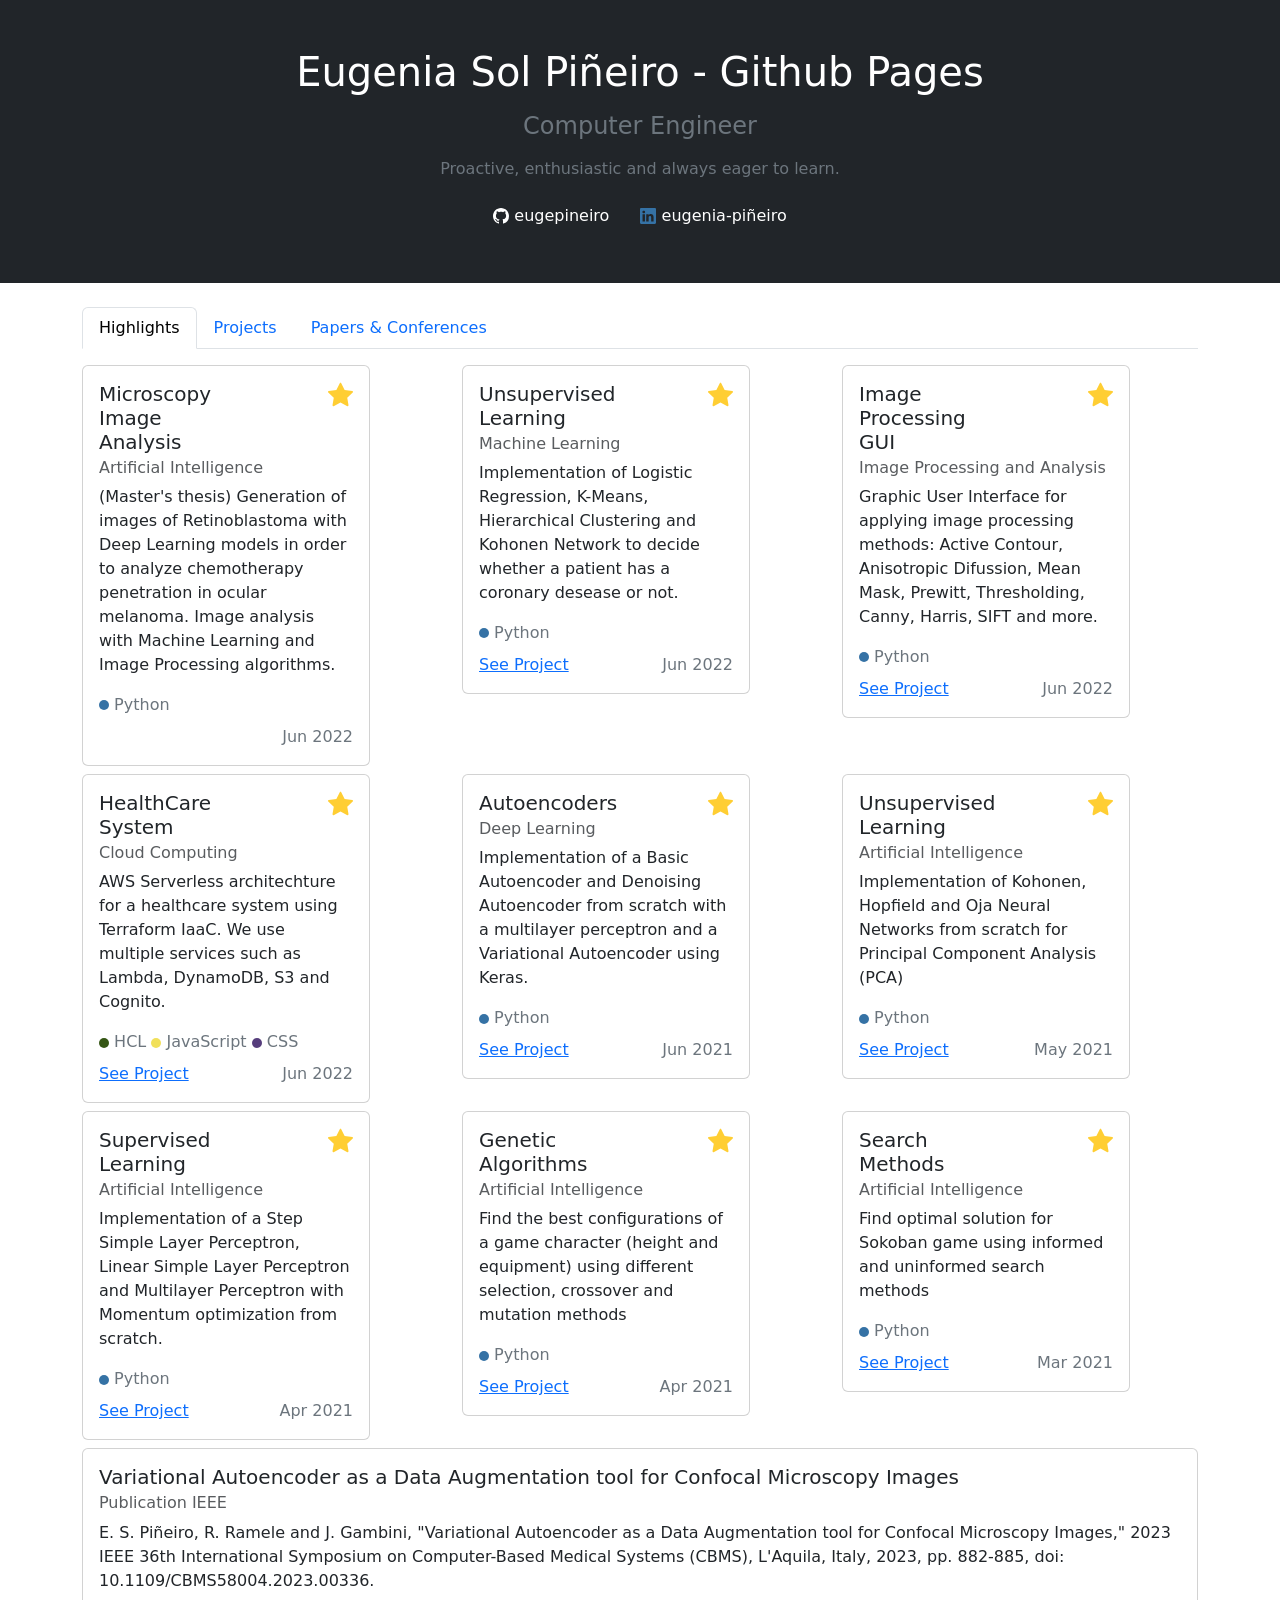
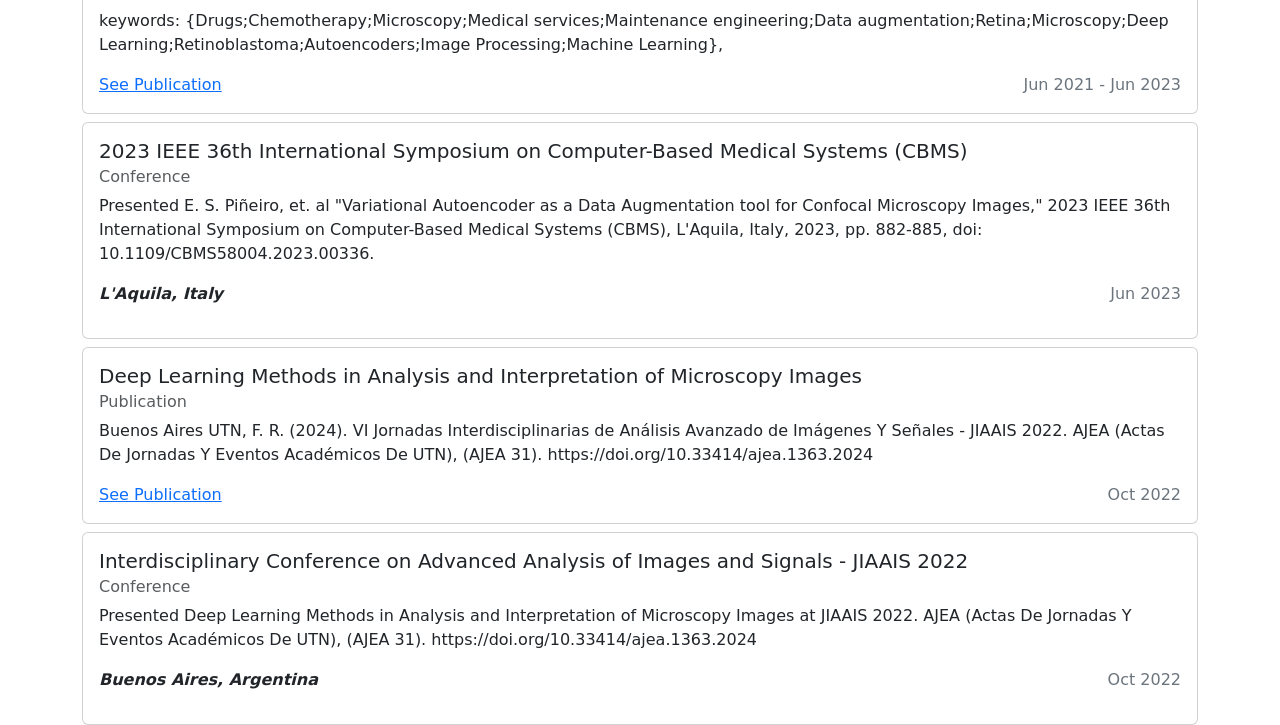
<file: legacy-content.html>
<!doctype html>
<html lang="en">
  <head>
    <!-- Required meta tags -->
    <meta charset="utf-8">
    <meta name="viewport" content="width=device-width, initial-scale=1">

    <!-- Bootstrap CSS -->
    <link href="https://cdn.jsdelivr.net/npm/bootstrap@5.1.0/dist/css/bootstrap.min.css" rel="stylesheet" integrity="sha384-KyZXEAg3QhqLMpG8r+8fhAXLRk2vvoC2f3B09zVXn8CA5QIVfZOJ3BCsw2P0p/We" crossorigin="anonymous">

    <title>Eugenia Piñeiro</title>
  </head>
  <body> 
        <div class="p-5 text-center bg-dark mb-4">
            <h1 class="mb-3 text-white">Eugenia Sol Piñeiro - Github Pages</h1>
            <h4 class="mb-3 text-secondary">Computer Engineer</h4>
            <div class="mb-3 text-secondary">Proactive, enthusiastic and always eager to learn. </div>
            <div class="row">
                <div class="col">
                    <a href="https://github.com/eugepineiro" class="btn icon">
                        <span>
                            <svg xmlns="http://www.w3.org/2000/svg" width="16" height="16" fill="white" class="bi bi-github" viewBox="0 0 16 16">
                                <path d="M8 0C3.58 0 0 3.58 0 8c0 3.54 2.29 6.53 5.47 7.59.4.07.55-.17.55-.38 0-.19-.01-.82-.01-1.49-2.01.37-2.53-.49-2.69-.94-.09-.23-.48-.94-.82-1.13-.28-.15-.68-.52-.01-.53.63-.01 1.08.58 1.23.82.72 1.21 1.87.87 2.33.66.07-.52.28-.87.51-1.07-1.78-.2-3.64-.89-3.64-3.95 0-.87.31-1.59.82-2.15-.08-.2-.36-1.02.08-2.12 0 0 .67-.21 2.2.82.64-.18 1.32-.27 2-.27.68 0 1.36.09 2 .27 1.53-1.04 2.2-.82 2.2-.82.44 1.1.16 1.92.08 2.12.51.56.82 1.27.82 2.15 0 3.07-1.87 3.75-3.65 3.95.29.25.54.73.54 1.48 0 1.07-.01 1.93-.01 2.2 0 .21.15.46.55.38A8.012 8.012 0 0 0 16 8c0-4.42-3.58-8-8-8z"/>
                            </svg>
                        </span>
                        <span class="text-white">eugepineiro</span>
                    </a>
                    <a href="https://www.linkedin.com/in/eugenia-pi%C3%B1eiro/" class="btn icon">
                        <span>
                            <svg xmlns="http://www.w3.org/2000/svg" width="16" height="16" fill="#3572A5" class="bi bi-linkedin" viewBox="0 0 16 16">
                                <path d="M0 1.146C0 .513.526 0 1.175 0h13.65C15.474 0 16 .513 16 1.146v13.708c0 .633-.526 1.146-1.175 1.146H1.175C.526 16 0 15.487 0 14.854V1.146zm4.943 12.248V6.169H2.542v7.225h2.401zm-1.2-8.212c.837 0 1.358-.554 1.358-1.248-.015-.709-.52-1.248-1.342-1.248-.822 0-1.359.54-1.359 1.248 0 .694.521 1.248 1.327 1.248h.016zm4.908 8.212V9.359c0-.216.016-.432.08-.586.173-.431.568-.878 1.232-.878.869 0 1.216.662 1.216 1.634v3.865h2.401V9.25c0-2.22-1.184-3.252-2.764-3.252-1.274 0-1.845.7-2.165 1.193v.025h-.016a5.54 5.54 0 0 1 .016-.025V6.169h-2.4c.03.678 0 7.225 0 7.225h2.4z"/>
                              </svg>
                        </span>
                        <span class="text-white">eugenia-piñeiro</span>
                    </a>
                </div>
            </div> 
        </div> 
    <!-- Optional JavaScript; choose one of the two! -->

    <!-- Option 1: Bootstrap Bundle with Popper -->
    <script src="https://cdn.jsdelivr.net/npm/bootstrap@5.1.0/dist/js/bootstrap.bundle.min.js" integrity="sha384-U1DAWAznBHeqEIlVSCgzq+c9gqGAJn5c/t99JyeKa9xxaYpSvHU5awsuZVVFIhvj" crossorigin="anonymous"></script>

    <!-- Option 2: Separate Popper and Bootstrap JS -->
    <!--
    <script src="https://cdn.jsdelivr.net/npm/@popperjs/core@2.9.3/dist/umd/popper.min.js" integrity="sha384-eMNCOe7tC1doHpGoWe/6oMVemdAVTMs2xqW4mwXrXsW0L84Iytr2wi5v2QjrP/xp" crossorigin="anonymous"></script>
    <script src="https://cdn.jsdelivr.net/npm/bootstrap@5.1.0/dist/js/bootstrap.min.js" integrity="sha384-cn7l7gDp0eyniUwwAZgrzD06kc/tftFf19TOAs2zVinnD/C7E91j9yyk5//jjpt/" crossorigin="anonymous"></script>
    -->
    
    <div class="container">

        <nav>
            <div class="nav nav-tabs" id="nav-tab" role="tablist">
              <button class="nav-link active" id="nav-home-tab" data-bs-toggle="tab" data-bs-target="#nav-home" type="button" role="tab" aria-controls="nav-home" aria-selected="true">Highlights</button>
              <button class="nav-link" id="nav-profile-tab" data-bs-toggle="tab" data-bs-target="#nav-profile" type="button" role="tab" aria-controls="nav-profile" aria-selected="false">Projects</button>
              <button class="nav-link" id="nav-profile-tab" data-bs-toggle="tab" data-bs-target="#nav-paper" type="button" role="tab" aria-controls="nav-paper" aria-selected="false">Papers & Conferences</button>
            </div>
          </nav>
          <div class="tab-content" id="nav-tabContent">
            <div class="tab-pane fade show active" id="nav-home" role="tabpanel" aria-labelledby="nav-home-tab">
                
                <div class="row mt-2">

                    <div class="col">
                        <div class="card d-flex justify-content-center mt-2" style="width: 18rem;">
                            <div class="card-body">
                              <div class="row">
                                  <div class ="col"><h5 class="card-title">Microscopy Image Analysis</h5></div>
                                  <div class="col d-flex flex-row-reverse"><svg xmlns="http://www.w3.org/2000/svg" width="25" height="25" fill="#FFCE33" class="bi bi-star-fill" viewBox="0 0 16 16"><path d="M3.612 15.443c-.386.198-.824-.149-.746-.592l.83-4.73L.173 6.765c-.329-.314-.158-.888.283-.95l4.898-.696L7.538.792c.197-.39.73-.39.927 0l2.184 4.327 4.898.696c.441.062.612.636.282.95l-3.522 3.356.83 4.73c.078.443-.36.79-.746.592L8 13.187l-4.389 2.256z"/></svg></div>
                              </div>
                              <h6 class="card-subtitle mb-2 text-muted">Artificial Intelligence</h6>
                              <p class="card-text">(Master's thesis) Generation of images of Retinoblastoma with Deep Learning models in order to analyze chemotherapy penetration in ocular melanoma. Image analysis with Machine Learning and Image Processing algorithms.</p>
                            <div>
                                <span><svg xmlns="http://www.w3.org/2000/svg" width="10" height="10" fill="#3572A5" class="bi bi-circle-fill mr-2" viewBox="0 0 16 16"><circle cx="8" cy="8" r="8"/></svg> </span>
                                <span class="text-secondary">Python</span>
                            </div>
                            <div class=" row mt-2">
                                
                                <div class="col ">
                                     
                                </div> 
                                <div class="col text-secondary d-flex flex-row-reverse">
                                    Jun 2022
                                </div>
                            </div>
                            </div>
                        </div>        
                    </div> 

                    <div class="col">
                        <div class="card d-flex justify-content-center mt-2" style="width: 18rem;">
                            <div class="card-body">
                              <div class="row">
                                  <div class ="col"><h5 class="card-title">Unsupervised Learning</h5></div>
                                  <div class="col d-flex flex-row-reverse"><svg xmlns="http://www.w3.org/2000/svg" width="25" height="25" fill="#FFCE33" class="bi bi-star-fill" viewBox="0 0 16 16"><path d="M3.612 15.443c-.386.198-.824-.149-.746-.592l.83-4.73L.173 6.765c-.329-.314-.158-.888.283-.95l4.898-.696L7.538.792c.197-.39.73-.39.927 0l2.184 4.327 4.898.696c.441.062.612.636.282.95l-3.522 3.356.83 4.73c.078.443-.36.79-.746.592L8 13.187l-4.389 2.256z"/></svg></div>
                              </div>
                              <h6 class="card-subtitle mb-2 text-muted">Machine Learning</h6>
                              <p class="card-text">Implementation of Logistic Regression, K-Means, Hierarchical Clustering and Kohonen Network to decide whether a patient has a coronary desease or not.</p>
                            <div>
                                <span><svg xmlns="http://www.w3.org/2000/svg" width="10" height="10" fill="#3572A5" class="bi bi-circle-fill mr-2" viewBox="0 0 16 16"><circle cx="8" cy="8" r="8"/></svg> </span>
                                <span class="text-secondary">Python</span>
                            </div>
                            <div class=" row mt-2">
                                
                                <div class="col ">
                                    <a href="https://github.com/eugepineiro/ML-TPS/tree/main/TP4" class="card-link ">See Project</a> 
                                </div> 
                                <div class="col text-secondary d-flex flex-row-reverse">
                                    Jun 2022
                                </div>
                            </div>
                            </div>
                        </div>        
                    </div> 

                    <div class="col">
                        <div class="card d-flex justify-content-center mt-2" style="width: 18rem;">
                            <div class="card-body">
                              <div class="row">
                                  <div class ="col"><h5 class="card-title">Image Processing GUI</h5></div>
                                  <div class="col d-flex flex-row-reverse"><svg xmlns="http://www.w3.org/2000/svg" width="25" height="25" fill="#FFCE33" class="bi bi-star-fill" viewBox="0 0 16 16"><path d="M3.612 15.443c-.386.198-.824-.149-.746-.592l.83-4.73L.173 6.765c-.329-.314-.158-.888.283-.95l4.898-.696L7.538.792c.197-.39.73-.39.927 0l2.184 4.327 4.898.696c.441.062.612.636.282.95l-3.522 3.356.83 4.73c.078.443-.36.79-.746.592L8 13.187l-4.389 2.256z"/></svg></div>
                              </div>
                              <h6 class="card-subtitle mb-2 text-muted">Image Processing and Analysis</h6>
                              <p class="card-text">Graphic User Interface for applying image processing methods: Active Contour, Anisotropic Difussion, Mean Mask, Prewitt, Thresholding, Canny, Harris, SIFT and more.</p>
                            <div>
                                <span><svg xmlns="http://www.w3.org/2000/svg" width="10" height="10" fill="#3572A5" class="bi bi-circle-fill mr-2" viewBox="0 0 16 16"><circle cx="8" cy="8" r="8"/></svg> </span>
                                <span class="text-secondary">Python</span>
                            </div>
                            <div class=" row mt-2">
                                
                                <div class="col ">
                                    <a href="https://github.com/MatiMonaco/ATI_TPS" class="card-link ">See Project</a> 
                                </div> 
                                <div class="col text-secondary d-flex flex-row-reverse">
                                    Jun 2022
                                </div>
                            </div>
                            </div>
                        </div>        
                    </div> 

                    <div class="col">
                        <div class="card d-flex justify-content-center mt-2" style="width: 18rem;">
                            <div class="card-body">
                              <div class="row">
                                  <div class ="col"><h5 class="card-title">HealthCare System</h5></div>
                                  <div class="col d-flex flex-row-reverse"><svg xmlns="http://www.w3.org/2000/svg" width="25" height="25" fill="#FFCE33" class="bi bi-star-fill" viewBox="0 0 16 16"><path d="M3.612 15.443c-.386.198-.824-.149-.746-.592l.83-4.73L.173 6.765c-.329-.314-.158-.888.283-.95l4.898-.696L7.538.792c.197-.39.73-.39.927 0l2.184 4.327 4.898.696c.441.062.612.636.282.95l-3.522 3.356.83 4.73c.078.443-.36.79-.746.592L8 13.187l-4.389 2.256z"/></svg></div>
                              </div>
                              <h6 class="card-subtitle mb-2 text-muted">Cloud Computing</h6>
                              <p class="card-text">AWS Serverless architechture for a healthcare system using Terraform IaaC. We use multiple services such as Lambda, DynamoDB, S3 and Cognito.</p>
                            <div>
                                <span><svg xmlns="http://www.w3.org/2000/svg" width="10" height="10" fill="#355615" class="bi bi-circle-fill mr-2" viewBox="0 0 16 16"><circle cx="8" cy="8" r="8"/></svg> </span>
                                <span class="text-secondary">HCL</span>
                                <span><svg xmlns="http://www.w3.org/2000/svg" width="10" height="10" fill="#f1e05a" class="bi bi-circle-fill mr-2" viewBox="0 0 16 16"><circle cx="8" cy="8" r="8"/></svg> </span>
                                <span class="text-secondary">JavaScript</span>
                                <span><svg xmlns="http://www.w3.org/2000/svg" width="10" height="10" fill="#563d7c" class="bi bi-circle-fill mr-2" viewBox="0 0 16 16"><circle cx="8" cy="8" r="8"/></svg> </span>
                                <span class="text-secondary">CSS</span>
                            </div>
                            <div class=" row mt-2">
                                
                                <div class="col ">
                                    <a href="https://github.com/itba-cloud/2022Q1-G1" class="card-link ">See Project</a> 
                                </div> 
                                <div class="col text-secondary d-flex flex-row-reverse">
                                    Jun 2022
                                </div>
                            </div>
                            </div>
                        </div>        
                    </div> 

                    <div class="col">
                      <div class="card d-flex justify-content-center mt-2" style="width: 18rem;">
                          <div class="card-body">
                            <div class="row">
                                <div class ="col"><h5 class="card-title">Autoencoders</h5></div>
                                <div class="col d-flex flex-row-reverse"><svg xmlns="http://www.w3.org/2000/svg" width="25" height="25" fill="#FFCE33" class="bi bi-star-fill" viewBox="0 0 16 16"><path d="M3.612 15.443c-.386.198-.824-.149-.746-.592l.83-4.73L.173 6.765c-.329-.314-.158-.888.283-.95l4.898-.696L7.538.792c.197-.39.73-.39.927 0l2.184 4.327 4.898.696c.441.062.612.636.282.95l-3.522 3.356.83 4.73c.078.443-.36.79-.746.592L8 13.187l-4.389 2.256z"/></svg></div>
                            </div>
                            <h6 class="card-subtitle mb-2 text-muted">Deep Learning</h6>
                            <p class="card-text">Implementation of a Basic Autoencoder and Denoising Autoencoder from scratch with a multilayer perceptron and a Variational Autoencoder using Keras.</p>
                          <div>
                              <span><svg xmlns="http://www.w3.org/2000/svg" width="10" height="10" fill="#3572A5" class="bi bi-circle-fill mr-2" viewBox="0 0 16 16"><circle cx="8" cy="8" r="8"/></svg> </span>
                              <span class="text-secondary">Python</span>
                          </div>
                          <div class=" row mt-2">
                              
                              <div class="col ">
                                  <a href="https://github.com/eugepineiro/TP5-SIA" class="card-link ">See Project</a> 
                              </div> 
                              <div class="col text-secondary d-flex flex-row-reverse">
                                  Jun 2021
                              </div>
                          </div>
                          </div>
                      </div>        
                    </div>
                    
                    <div class="col">
                      <div class="card d-flex justify-content-center mt-2" style="width: 18rem;">
                          <div class="card-body">
                            <div class="row">
                                <div class ="col"><h5 class="card-title">Unsupervised Learning</h5></div>
                                <div class="col d-flex flex-row-reverse"><svg xmlns="http://www.w3.org/2000/svg" width="25" height="25" fill="#FFCE33" class="bi bi-star-fill" viewBox="0 0 16 16"><path d="M3.612 15.443c-.386.198-.824-.149-.746-.592l.83-4.73L.173 6.765c-.329-.314-.158-.888.283-.95l4.898-.696L7.538.792c.197-.39.73-.39.927 0l2.184 4.327 4.898.696c.441.062.612.636.282.95l-3.522 3.356.83 4.73c.078.443-.36.79-.746.592L8 13.187l-4.389 2.256z"/></svg></div>
                            </div> 
                            <h6 class="card-subtitle mb-2 text-muted">Artificial Intelligence</h6>
                            <p class="card-text">Implementation of Kohonen, Hopfield and Oja Neural Networks from scratch for Principal Component Analysis (PCA)</p>
                          <div>
                              <span><svg xmlns="http://www.w3.org/2000/svg" width="10" height="10" fill="#3572A5" class="bi bi-circle-fill mr-2" viewBox="0 0 16 16"><circle cx="8" cy="8" r="8"/></svg> </span>
                              <span class="text-secondary">Python</span>
                          </div>
                          <div class=" row mt-2">
                              
                              <div class="col ">
                                  <a href="https://github.com/scottlin19/TP4-SIA" class="card-link ">See Project</a> 
                              </div> 
                              <div class="col text-secondary d-flex flex-row-reverse">
                                  May 2021
                              </div>
                          </div>
                          </div>
                      </div>        
                    </div>
          
                    <div class="col">
                      <div class="card d-flex justify-content-center mt-2" style="width: 18rem;">
                          <div class="card-body">
                            <div class="row">
                                <div class ="col"><h5 class="card-title">Supervised Learning</h5></div>
                                <div class="col d-flex flex-row-reverse"><svg xmlns="http://www.w3.org/2000/svg" width="25" height="25" fill="#FFCE33" class="bi bi-star-fill" viewBox="0 0 16 16"><path d="M3.612 15.443c-.386.198-.824-.149-.746-.592l.83-4.73L.173 6.765c-.329-.314-.158-.888.283-.95l4.898-.696L7.538.792c.197-.39.73-.39.927 0l2.184 4.327 4.898.696c.441.062.612.636.282.95l-3.522 3.356.83 4.73c.078.443-.36.79-.746.592L8 13.187l-4.389 2.256z"/></svg></div>
                            </div> 
                            <h6 class="card-subtitle mb-2 text-muted">Artificial Intelligence</h6>
                            <p class="card-text">Implementation of a Step Simple Layer Perceptron, Linear Simple Layer Perceptron and Multilayer Perceptron with Momentum optimization from scratch.</p>
                          <div>
                              <span><svg xmlns="http://www.w3.org/2000/svg" width="10" height="10" fill="#3572A5" class="bi bi-circle-fill mr-2" viewBox="0 0 16 16"><circle cx="8" cy="8" r="8"/></svg> </span>
                              <span class="text-secondary">Python</span>
                          </div>
                          <div class=" row mt-2">
                              
                              <div class="col ">
                                  <a href="https://github.com/ncomerci/TP3-SIA" class="card-link ">See Project</a> 
                              </div> 
                              <div class="col text-secondary d-flex flex-row-reverse">
                                  Apr 2021
                              </div>
                          </div>
                          </div>
                      </div>        
                    </div>
          
                    <div class="col">
                      <div class="card d-flex justify-content-center mt-2" style="width: 18rem;">
                          <div class="card-body">
                            <div class="row">
                                <div class ="col"><h5 class="card-title">Genetic Algorithms</h5></div>
                                <div class="col d-flex flex-row-reverse"><svg xmlns="http://www.w3.org/2000/svg" width="25" height="25" fill="#FFCE33" class="bi bi-star-fill" viewBox="0 0 16 16"><path d="M3.612 15.443c-.386.198-.824-.149-.746-.592l.83-4.73L.173 6.765c-.329-.314-.158-.888.283-.95l4.898-.696L7.538.792c.197-.39.73-.39.927 0l2.184 4.327 4.898.696c.441.062.612.636.282.95l-3.522 3.356.83 4.73c.078.443-.36.79-.746.592L8 13.187l-4.389 2.256z"/></svg></div>
                            </div> 
                            <h6 class="card-subtitle mb-2 text-muted">Artificial Intelligence</h6>
                            <p class="card-text">Find the best configurations of a game character (height and equipment) using different selection, crossover and mutation methods</p>
                          <div>
                              <span><svg xmlns="http://www.w3.org/2000/svg" width="10" height="10" fill="#3572A5" class="bi bi-circle-fill mr-2" viewBox="0 0 16 16"><circle cx="8" cy="8" r="8"/></svg> </span>
                              <span class="text-secondary">Python</span>
                          </div>
                          <div class=" row mt-2">
                              
                              <div class="col ">
                                  <a href="https://github.com/eugepineiro/TP2-SIA" class="card-link ">See Project</a> 
                              </div> 
                              <div class="col text-secondary d-flex flex-row-reverse">
                                  Apr 2021
                              </div>
                          </div>
                          </div>
                      </div>        
                    </div>
          
                    <div class="col">
                      <div class="card d-flex justify-content-center mt-2" style="width: 18rem;">
                          <div class="card-body">
                            <div class="row">
                                <div class ="col"><h5 class="card-title">Search Methods</h5></div>
                                <div class="col d-flex flex-row-reverse"><svg xmlns="http://www.w3.org/2000/svg" width="25" height="25" fill="#FFCE33" class="bi bi-star-fill" viewBox="0 0 16 16"><path d="M3.612 15.443c-.386.198-.824-.149-.746-.592l.83-4.73L.173 6.765c-.329-.314-.158-.888.283-.95l4.898-.696L7.538.792c.197-.39.73-.39.927 0l2.184 4.327 4.898.696c.441.062.612.636.282.95l-3.522 3.356.83 4.73c.078.443-.36.79-.746.592L8 13.187l-4.389 2.256z"/></svg></div>
                            </div> 
                            <h6 class="card-subtitle mb-2 text-muted">Artificial Intelligence</h6>
                            <p class="card-text">Find optimal solution for Sokoban game using informed and uninformed search methods</p>
                          <div>
                              <span><svg xmlns="http://www.w3.org/2000/svg" width="10" height="10" fill="#3572A5" class="bi bi-circle-fill mr-2" viewBox="0 0 16 16"><circle cx="8" cy="8" r="8"/></svg> </span>
                              <span class="text-secondary">Python</span>
                          </div>
                          <div class=" row mt-2">
                              
                              <div class="col ">
                                  <a href="https://github.com/scottlin19/TP1-SIA" class="card-link ">See Project</a> 
                              </div> 
                              <div class="col text-secondary d-flex flex-row-reverse">
                                  Mar 2021
                              </div>
                          </div>
                          </div>
                      </div>        
                    </div>
          
          
                  </div>

            </div>
            <div class="tab-pane fade" id="nav-profile" role="tabpanel" aria-labelledby="nav-profile-tab">
                
                <div class="row mt-2">
                    <div class="col">
                        <div class="card d-flex justify-content-center mt-2" style="width: 18rem;">
                            <div class="card-body">
                              <h5 class="card-title">Speech to Text</h5>
                              <h6 class="card-subtitle mb-2 text-muted">Artificial Intelligence</h6>
                              <p class="card-text">Automatic Speech Recognition AI agent using state-of-the-art Transformers. Provides english and spanish transcription from audio files.</p>
                            <div>
                                <span><svg xmlns="http://www.w3.org/2000/svg" width="10" height="10" fill="#3572A5" class="bi bi-circle-fill mr-2" viewBox="0 0 16 16"><circle cx="8" cy="8" r="8"/></svg> </span>
                                <span class="text-secondary">Python</span>
                            </div>
                            <div class=" row mt-2">
                                
                                <div class="col ">
                                    <a href="https://github.com/eugepineiro/speech-to-text" class="card-link ">See Project</a> 
                                </div>  
                                <div class="col text-secondary d-flex flex-row-reverse">
                                    Jan 2024
                                </div>
                            </div>
                            </div>
                        </div>        
                    </div>

                    <div class="col">
                        <div class="card d-flex justify-content-center mt-2" style="width: 18rem;">
                            <div class="card-body">
                              <h5 class="card-title">Lang Bot</h5>
                              <h6 class="card-subtitle mb-2 text-muted">Natural Language Processing</h6>
                              <p class="card-text"> Assistant generative AI agent implemented with Retrieval-augmented generation (RAG). Provides HR employees with guidance for their day-to-day roles.</p>
                            <div>
                                <span><svg xmlns="http://www.w3.org/2000/svg" width="10" height="10" fill="#3572A5" class="bi bi-circle-fill mr-2" viewBox="0 0 16 16"><circle cx="8" cy="8" r="8"/></svg> </span>
                                <span class="text-secondary">Python</span>
                            </div>
                            <div class=" row mt-2">
                                
                                <div class="col ">
                                    <a href="https://github.com/eugepineiro/lang-bot" class="card-link ">See Project</a> 
                                </div>  
                                <div class="col text-secondary d-flex flex-row-reverse">
                                    Dec 2023
                                </div>
                            </div>
                            </div>
                        </div>        
                    </div>

                    <div class="col">
                        <div class="card d-flex justify-content-center mt-2" style="width: 18rem;">
                            <div class="card-body">
                              <h5 class="card-title">Microscopy Image Analysis</h5>
                              <h6 class="card-subtitle mb-2 text-muted">Artificial Intelligence</h6>
                              <p class="card-text">(Master's thesis) Generation of images of Retinoblastoma with Deep Learning models in order to analyze chemotherapy penetration in ocular melanoma. Image analysis with Machine Learning and Image Processing algorithms.</p>
                            <div>
                                <span><svg xmlns="http://www.w3.org/2000/svg" width="10" height="10" fill="#3572A5" class="bi bi-circle-fill mr-2" viewBox="0 0 16 16"><circle cx="8" cy="8" r="8"/></svg> </span>
                                <span class="text-secondary">Python</span>
                            </div>
                            <div class=" row mt-2">
                                
                                <div class="col ">
                                     
                                </div> 
                                <div class="col text-secondary d-flex flex-row-reverse">
                                    Dec 2022
                                </div>
                            </div>
                            </div>
                        </div>        
                    </div>

                    <div class="col">
                        <div class="card d-flex justify-content-center mt-2" style="width: 18rem;">
                            <div class="card-body">
                              <h5 class="card-title">Agoraphobos</h5>
                              <h6 class="card-subtitle mb-2 text-muted">Videogame</h6>
                              <p class="card-text">Unity implementation of an escape room with multple levels following videogame programming patterns. Can you escape?</p>
                            <div>
                                <span><svg xmlns="http://www.w3.org/2000/svg" width="10" height="10" fill="#41b883" class="bi bi-circle-fill mr-2" viewBox="0 0 16 16"><circle cx="8" cy="8" r="8"/></svg> </span>
                                <span class="text-secondary">C#</span>
                            </div>
                            <div class=" row mt-2">
                                
                                <div class="col ">
                                    <a href="https://github.com/eugepineiro/videojuegos-agoraphobos" class="card-link ">See Project</a> 
                                </div> 
                                <div class="col text-secondary d-flex flex-row-reverse">
                                    Dec 2022
                                </div>
                            </div>
                            </div>
                        </div>        
                    </div>

                    <div class="col">
                        <div class="card d-flex justify-content-center mt-2" style="width: 18rem;">
                            <div class="card-body">
                              <h5 class="card-title">Machine Learning VR</h5>
                              <h6 class="card-subtitle mb-2 text-muted">Virtual Reality</h6>
                              <p class="card-text">A Virtual Reality 3D visualization of the K-Means unsupervised Machine Learning method. See how clusters change over time and experience audio spatialization</p>
                            <div>
                                <span><svg xmlns="http://www.w3.org/2000/svg" width="10" height="10" fill="#41b883" class="bi bi-circle-fill mr-2" viewBox="0 0 16 16"><circle cx="8" cy="8" r="8"/></svg> </span>
                                <span class="text-secondary">C#</span>
                            </div>
                            <div class=" row mt-2">
                                
                                <div class="col ">
                                    <a href="https://github.com/eugepineiro/machine-learning-vr" class="card-link ">See Project</a> 
                                </div> 
                                <div class="col text-secondary d-flex flex-row-reverse">
                                    Dec 2022
                                </div>
                            </div>
                            </div>
                        </div>        
                    </div>

                    

                    <div class="col">
                        <div class="card d-flex justify-content-center mt-2" style="width: 18rem;">
                            <div class="card-body">
                              <h5 class="card-title">Gene Analysis</h5>
                              <h6 class="card-subtitle mb-2 text-muted">Bioinformatics</h6>
                              <p class="card-text">Implementation of nucleotide and protein sequence processing, BLAST, multiple sequence alignment, motif search and more.</p>
                            <div>
                                <span><svg xmlns="http://www.w3.org/2000/svg" width="10" height="10" fill="#3572A5" class="bi bi-circle-fill mr-2" viewBox="0 0 16 16"><circle cx="8" cy="8" r="8"/></svg> </span>
                                <span class="text-secondary">Python</span>
                            </div>
                            <div class=" row mt-2">
                                
                                <div class="col ">
                                    <a href="https://github.com/eugepineiro/bioinformatica" class="card-link ">See Project</a> 
                                </div> 
                                <div class="col text-secondary d-flex flex-row-reverse">
                                    Nov 2022
                                </div>
                            </div>
                            </div>
                        </div>        
                    </div>

                    <div class="col">
                        <div class="card d-flex justify-content-center mt-2" style="width: 18rem;">
                            <div class="card-body">
                              <h5 class="card-title">BARD</h5>
                              <h6 class="card-subtitle mb-2 text-muted">Natural Language Processing</h6>
                              <p class="card-text">BARD is a Story Generator using Transformers. For training it uses GPT-2 and fine-tunes with books obtained by scrapping Gutenberg's web, such as popular books or specific corpus. (Ex. Vampire books, Romance books).</p>
                            <div>
                                <span><svg xmlns="http://www.w3.org/2000/svg" width="10" height="10" fill="#3572A5" class="bi bi-circle-fill mr-2" viewBox="0 0 16 16"><circle cx="8" cy="8" r="8"/></svg> </span>
                                <span class="text-secondary">Python</span>
                            </div>
                            <div class=" row mt-2">
                                
                                <div class="col ">
                                    <a href="https://github.com/eugepineiro/nlp-txt-generator" class="card-link ">See Project</a> 
                                </div> 
                                <div class="col text-secondary d-flex flex-row-reverse">
                                    Oct 2022
                                </div>
                            </div>
                            </div>
                        </div>        
                    </div>

                    <div class="col">
                        <div class="card d-flex justify-content-center mt-2" style="width: 18rem;">
                            <div class="card-body">
                              <h5 class="card-title">Neural Network VR</h5>
                              <h6 class="card-subtitle mb-2 text-muted">Virtual Reality</h6>
                              <p class="card-text">A Virtual Reality 3D visualization of multiple neural newtwork models, such as Multilayer Perceptron, Autoencoder and Kohonen NN.</p>
                            <div>
                                <span><svg xmlns="http://www.w3.org/2000/svg" width="10" height="10" fill="#41b883" class="bi bi-circle-fill mr-2" viewBox="0 0 16 16"><circle cx="8" cy="8" r="8"/></svg> </span>
                                <span class="text-secondary">C#</span>
                            </div>
                            <div class=" row mt-2">
                                
                                <div class="col ">
                                    <a href="https://github.com/eugepineiro/neural-network-vr" class="card-link ">See Project</a> 
                                </div> 
                                <div class="col text-secondary d-flex flex-row-reverse">
                                    Sep 2022
                                </div>
                            </div>
                            </div>
                        </div>        
                    </div>

                    <div class="col">
                        <div class="card d-flex justify-content-center mt-2" style="width: 18rem;">
                            <div class="card-body">
                              <h5 class="card-title">Platon-VR</h5>
                              <h6 class="card-subtitle mb-2 text-muted">Virtual Reality</h6>
                              <p class="card-text">Virtual Reality Game developed in Unity. Follow the story to understand Plato's Allegory of the Cave. </p>
                            <div>
                                <span><svg xmlns="http://www.w3.org/2000/svg" width="10" height="10" fill="#41b883" class="bi bi-circle-fill mr-2" viewBox="0 0 16 16"><circle cx="8" cy="8" r="8"/></svg> </span>
                                <span class="text-secondary">C#</span>
                            </div>
                            <div class=" row mt-2">
                                
                                <div class="col ">
                                    <a href="https://github.com/eugepineiro/virtual-reality-tp1" class="card-link ">See Project</a> 
                                </div> 
                                <div class="col text-secondary d-flex flex-row-reverse">
                                    Aug 2022
                                </div>
                            </div>
                            </div>
                        </div>        
                    </div>
                    
                    <div class="col">
                        <div class="card d-flex justify-content-center mt-2" style="width: 18rem;">
                            <div class="card-body">
                              <h5 class="card-title">Transformers</h5>
                              <h6 class="card-subtitle mb-2 text-muted">Artificial Intelligence</h6>
                              <p class="card-text">Learning Transformers with multiple applications examples, such as, image classifier, TLDR and text generator.</p>
                            <div>
                                <span><svg xmlns="http://www.w3.org/2000/svg" width="10" height="10" fill="#3572A5" class="bi bi-circle-fill mr-2" viewBox="0 0 16 16"><circle cx="8" cy="8" r="8"/></svg> </span>
                                <span class="text-secondary">Python</span>
                            </div>
                            <div class=" row mt-2">
                                
                                <div class="col ">
                                    <a href="https://github.com/eugepineiro/transformers" class="card-link ">See Project</a> 
                                </div> 
                                <div class="col text-secondary d-flex flex-row-reverse">
                                    Aug 2022
                                </div>
                            </div>
                            </div>
                        </div>        
                    </div>

                    <div class="col">
                        <div class="card d-flex justify-content-center mt-2" style="width: 18rem;">
                            <div class="card-body">
                              <h5 class="card-title">HealthCare System</h5>
                              <h6 class="card-subtitle mb-2 text-muted">Cloud Computing</h6>
                              <p class="card-text">AWS Serverless architechture for a healthcare system using Terraform IaaC. We use multiple services such as Lambda, DynamoDB, S3 and Cognito</p>
                            <div>
                                <span><svg xmlns="http://www.w3.org/2000/svg" width="10" height="10" fill="#355615" class="bi bi-circle-fill mr-2" viewBox="0 0 16 16"><circle cx="8" cy="8" r="8"/></svg> </span>
                                <span class="text-secondary">HCL</span>
                                <span><svg xmlns="http://www.w3.org/2000/svg" width="10" height="10" fill="#f1e05a" class="bi bi-circle-fill mr-2" viewBox="0 0 16 16"><circle cx="8" cy="8" r="8"/></svg> </span>
                                <span class="text-secondary">JavaScript</span>
                                <span><svg xmlns="http://www.w3.org/2000/svg" width="10" height="10" fill="#563d7c" class="bi bi-circle-fill mr-2" viewBox="0 0 16 16"><circle cx="8" cy="8" r="8"/></svg> </span>
                                <span class="text-secondary">CSS</span>
                            </div>
                            <div class=" row mt-2">
                                
                                <div class="col ">
                                    <a href="https://github.com/itba-cloud/2022Q1-G1" class="card-link ">See Project</a> 
                                </div> 
                                <div class="col text-secondary d-flex flex-row-reverse">
                                    Jun 2022
                                </div>
                            </div>
                            </div>
                        </div>        
                    </div>

                    <div class="col">
                        <div class="card d-flex justify-content-center mt-2" style="width: 18rem;">
                            <div class="card-body">
                              <h5 class="card-title">Image Processing GUI</h5>
                              <h6 class="card-subtitle mb-2 text-muted">Image Processing and Analysis</h6>
                              <p class="card-text">Graphic User Interface for applying image processing methods such as Active Contour, Anisotropic Difussion, Mean Mask Prewitt, Thresholding, Bilateral Filtering, Canny, Harris, SIFT and more.</p>
                            <div>
                                <span><svg xmlns="http://www.w3.org/2000/svg" width="10" height="10" fill="#3572A5" class="bi bi-circle-fill mr-2" viewBox="0 0 16 16"><circle cx="8" cy="8" r="8"/></svg> </span>
                                <span class="text-secondary">Python</span>
                            </div>
                            <div class=" row mt-2">
                                
                                <div class="col ">
                                    <a href="https://github.com/MatiMonaco/ATI_TPS" class="card-link ">See Project</a> 
                                </div> 
                                <div class="col text-secondary d-flex flex-row-reverse">
                                    Jun 2022
                                </div>
                            </div>
                            </div>
                        </div>        
                    </div>

                    <div class="col">
                        <div class="card d-flex justify-content-center mt-2" style="width: 18rem;">
                            <div class="card-body">
                              <h5 class="card-title">Simple Streaming Server</h5>
                              <h6 class="card-subtitle mb-2 text-muted">Networking</h6>
                              <p class="card-text">Demo of Simple Streaming Server in order to analyze RTSP, RTMP and HLS characteristics, such as latency, codecs and more.</p>
                            <div>
                                <span><svg xmlns="http://www.w3.org/2000/svg" width="10" height="10" fill="#DA8100" class="bi bi-circle-fill mr-2" viewBox="0 0 16 16"><circle cx="8" cy="8" r="8"/></svg> </span>
                                <span class="text-secondary">YML</span>
                            </div>
                            <div class=" row mt-2">
                                
                                <div class="col ">
                                    <a href="https://github.com/mbaiges/simple-streaming-server" class="card-link ">See Project</a> 
                                </div> 
                                <div class="col text-secondary d-flex flex-row-reverse">
                                    Jun 2022
                                </div>
                            </div>
                            </div>
                        </div>        
                    </div>
                    
                    <div class="col">
                        <div class="card d-flex justify-content-center mt-2" style="width: 18rem;">
                            <div class="card-body">
                              <h5 class="card-title">Unsupervised Learning</h5>
                              <h6 class="card-subtitle mb-2 text-muted">Machine Learning</h6>
                              <p class="card-text">Implementation of Logistic Regression, K-Means, Hierarchical Clustering and Kohonen Network to decide whether a patient has a coronary desease or not.</p>
                            <div>
                                <span><svg xmlns="http://www.w3.org/2000/svg" width="10" height="10" fill="#3572A5" class="bi bi-circle-fill mr-2" viewBox="0 0 16 16"><circle cx="8" cy="8" r="8"/></svg> </span>
                                <span class="text-secondary">Python</span>
                            </div>
                            <div class=" row mt-2">
                                
                                <div class="col ">
                                    <a href="https://github.com/eugepineiro/ML-TPS/tree/main/TP4" class="card-link ">See Project</a> 
                                </div> 
                                <div class="col text-secondary d-flex flex-row-reverse">
                                    Jun 2022
                                </div>
                            </div>
                            </div>
                        </div>        
                    </div>

                    <div class="col">
                        <div class="card d-flex justify-content-center mt-2" style="width: 18rem;">
                            <div class="card-body">
                              <h5 class="card-title">Support Vector Machine</h5>
                              <h6 class="card-subtitle mb-2 text-muted">Machine Learning</h6>
                              <p class="card-text">Implementation of Support Vector Machine from scratch with loss function for image segmentation.</p>
                            <div>
                                <span><svg xmlns="http://www.w3.org/2000/svg" width="10" height="10" fill="#3572A5" class="bi bi-circle-fill mr-2" viewBox="0 0 16 16"><circle cx="8" cy="8" r="8"/></svg> </span>
                                <span class="text-secondary">Python</span>
                            </div>
                            <div class=" row mt-2">
                                
                                <div class="col ">
                                    <a href="https://github.com/eugepineiro/ML-TPS/tree/main/TP3" class="card-link ">See Project</a> 
                                </div> 
                                <div class="col text-secondary d-flex flex-row-reverse">
                                    May 2022
                                </div>
                            </div>
                            </div>
                        </div>        
                    </div>

                    <div class="col">
                        <div class="card d-flex justify-content-center mt-2" style="width: 18rem;">
                            <div class="card-body">
                              <h5 class="card-title">Supervised Classification</h5>
                              <h6 class="card-subtitle mb-2 text-muted">Machine Learning</h6>
                              <p class="card-text">Implementation of K-NN, Decision Trees (ID3) and Random Forest from scratch for a bank to decide wheter or not to grant a loan based on the attributes of a person.</p>
                            <div>
                                <span><svg xmlns="http://www.w3.org/2000/svg" width="10" height="10" fill="#3572A5" class="bi bi-circle-fill mr-2" viewBox="0 0 16 16"><circle cx="8" cy="8" r="8"/></svg> </span>
                                <span class="text-secondary">Python</span>
                            </div>
                            <div class=" row mt-2">
                                
                                <div class="col ">
                                    <a href="https://github.com/eugepineiro/ML-TPS/tree/main/TP2" class="card-link ">See Project</a> 
                                </div> 
                                <div class="col text-secondary d-flex flex-row-reverse">
                                    Apr 2022
                                </div>
                            </div>
                            </div>
                        </div>        
                    </div>

                    <div class="col">
                        <div class="card d-flex justify-content-center mt-2" style="width: 18rem;">
                            <div class="card-body">
                              <h5 class="card-title">Bayes Classifiers</h5>
                              <h6 class="card-subtitle mb-2 text-muted">Machine Learning</h6>
                              <p class="card-text">Implementation of a Bayes Classifier in order to classify differente news into different categories. and a Bayessian Network to decide whether or not a student is admitted  to a unversity.  </p>
                            <div>
                                <span><svg xmlns="http://www.w3.org/2000/svg" width="10" height="10" fill="#3572A5" class="bi bi-circle-fill mr-2" viewBox="0 0 16 16"><circle cx="8" cy="8" r="8"/></svg> </span>
                                <span class="text-secondary">Python</span>
                            </div>
                            <div class=" row mt-2">
                                
                                <div class="col ">
                                    <a href="https://github.com/eugepineiro/ML-TPS/tree/main/TP1" class="card-link ">See Project</a> 
                                </div> 
                                <div class="col text-secondary d-flex flex-row-reverse">
                                    Mar 2022
                                </div>
                            </div>
                            </div>
                        </div>        
                    </div>
                    
                    <div class="col">
                        <div class="card d-flex justify-content-center mt-2" style="width: 18rem;">
                            <div class="card-body">
                              <h5 class="card-title">Map Reduce</h5>
                              <h6 class="card-subtitle mb-2 text-muted">Distributed Object Programming</h6>
                              <p class="card-text"> Console application using MapReduce with Hazelcast to process public woodland data.</p>
                            <div>
                                <span><svg xmlns="http://www.w3.org/2000/svg" width="10" height="10" fill="#4B6C4B" class="bi bi-circle-fill mr-2" viewBox="0 0 16 16"><circle cx="8" cy="8" r="8"/></svg> </span>
                                <span class="text-secondary">Java</span>
                            </div>
                            <div class=" row mt-2">
                                
                                <div class="col ">
                                    <a href="https://github.com/eugepineiro/TP2-POD" class="card-link ">See Project</a> 
                                </div> 
                                <div class="col text-secondary d-flex flex-row-reverse">
                                    Nov 2021
                                </div>
                            </div>
                            </div>
                        </div>        
                    </div>

                    <div class="col">
                        <div class="card d-flex justify-content-center mt-2" style="width: 18rem;">
                            <div class="card-body">
                              <h5 class="card-title">Pedestrian Dynamics</h5>
                              <h6 class="card-subtitle mb-2 text-muted">Systems Simulation</h6>
                              <p class="card-text">Java implementation of group of pedestrians evacuating a room through a narrow door</p>
                            <div>
                                <span><svg xmlns="http://www.w3.org/2000/svg" width="10" height="10" fill="#4B6C4B" class="bi bi-circle-fill mr-2" viewBox="0 0 16 16"><circle cx="8" cy="8" r="8"/></svg> </span>
                                <span class="text-secondary">Java</span>
                                <span><svg xmlns="http://www.w3.org/2000/svg" width="10" height="10" fill="#3572A5" class="bi bi-circle-fill mr-2" viewBox="0 0 16 16"><circle cx="8" cy="8" r="8"/></svg> </span>
                                <span class="text-secondary">Python</span>
                            </div>
                            <div class=" row mt-2">
                                
                                <div class="col ">
                                    <a href="https://github.com/eugepineiro/SimulacionSistemas/tree/master/TP5" class="card-link ">See Project</a> 
                                </div> 
                                <div class="col text-secondary d-flex flex-row-reverse">
                                    Nov 2021
                                </div>
                            </div>
                            </div>
                        </div>        
                    </div>

                    <div class="col">
                        <div class="card d-flex justify-content-center mt-2" style="width: 18rem;">
                            <div class="card-body">
                              <h5 class="card-title">Spaceship to Mars</h5>
                              <h6 class="card-subtitle mb-2 text-muted">Systems Simulation</h6>
                              <p class="card-text">Java implementation of a damped oscillator with multiple integration methods and a Gravitational System to analyze Temporal-Driven Molecular Dynamics</p>
                            <div>
                                <span><svg xmlns="http://www.w3.org/2000/svg" width="10" height="10" fill="#4B6C4B" class="bi bi-circle-fill mr-2" viewBox="0 0 16 16"><circle cx="8" cy="8" r="8"/></svg> </span>
                                <span class="text-secondary">Java</span>
                                <span><svg xmlns="http://www.w3.org/2000/svg" width="10" height="10" fill="#3572A5" class="bi bi-circle-fill mr-2" viewBox="0 0 16 16"><circle cx="8" cy="8" r="8"/></svg> </span>
                                <span class="text-secondary">Python</span>
                            </div>
                            <div class=" row mt-2">
                                
                                <div class="col ">
                                    <a href="https://github.com/eugepineiro/SimulacionSistemas/tree/master/TP4" class="card-link ">See Project</a> 
                                </div> 
                                <div class="col text-secondary d-flex flex-row-reverse">
                                    Oct 2021
                                </div>
                            </div>
                            </div>
                        </div>        
                    </div>
                    
                    <div class="col">
                        <div class="card d-flex justify-content-center mt-2" style="width: 18rem;">
                            <div class="card-body">
                              <h5 class="card-title">Airport Management</h5>
                              <h6 class="card-subtitle mb-2 text-muted">Distributed Object Programming</h6>
                              <p class="card-text">Client-Server application using RMI to simulate the management of airport services, such as runways, airlines and flights </p>
                            <div>
                                <span><svg xmlns="http://www.w3.org/2000/svg" width="10" height="10" fill="#4B6C4B" class="bi bi-circle-fill mr-2" viewBox="0 0 16 16"><circle cx="8" cy="8" r="8"/></svg> </span>
                                <span class="text-secondary">Java</span>
                            </div>
                            <div class=" row mt-2">
                                
                                <div class="col ">
                                    <a href="https://github.com/eugepineiro/TP1-POD" class="card-link ">See Project</a> 
                                </div> 
                                <div class="col text-secondary d-flex flex-row-reverse">
                                    Sep 2021
                                </div>
                            </div>
                            </div>
                        </div>        
                    </div>


                    <div class="col">
                        <div class="card d-flex justify-content-center mt-2" style="width: 18rem;">
                            <div class="card-body">
                              <h5 class="card-title">Brownian Movement</h5>
                              <h6 class="card-subtitle mb-2 text-muted">Systems Simulation</h6>
                              <p class="card-text">Java implementation of Brownian Movement in order to analyze Event-Driven Molecular Dynamics</p>
                            <div>
                                <span><svg xmlns="http://www.w3.org/2000/svg" width="10" height="10" fill="#4B6C4B" class="bi bi-circle-fill mr-2" viewBox="0 0 16 16"><circle cx="8" cy="8" r="8"/></svg> </span>
                                <span class="text-secondary">Java</span>
                                <span><svg xmlns="http://www.w3.org/2000/svg" width="10" height="10" fill="#3572A5" class="bi bi-circle-fill mr-2" viewBox="0 0 16 16"><circle cx="8" cy="8" r="8"/></svg> </span>
                                <span class="text-secondary">Python</span>
                            </div>
                            <div class=" row mt-2">
                                
                                <div class="col ">
                                    <a href="https://github.com/eugepineiro/SimulacionSistemas/tree/master/TP3" class="card-link ">See Project</a> 
                                </div> 
                                <div class="col text-secondary d-flex flex-row-reverse">
                                    Sep 2021
                                </div>
                            </div>
                            </div>
                        </div>        
                    </div>

                    <div class="col">
                        <div class="card d-flex justify-content-center mt-2" style="width: 18rem;">
                            <div class="card-body">
                              <h5 class="card-title">Cellular Automata</h5>
                              <h6 class="card-subtitle mb-2 text-muted">Systems Simulation</h6>
                              <p class="card-text">Off-Lattice cellular automata Java implementation in order to analyze cooperative behavior of partciles, such as flocks of self-propelled agents. </p>
                            <div>
                                <span><svg xmlns="http://www.w3.org/2000/svg" width="10" height="10" fill="#4B6C4B" class="bi bi-circle-fill mr-2" viewBox="0 0 16 16"><circle cx="8" cy="8" r="8"/></svg> </span>
                                <span class="text-secondary">Java</span>
                                <span><svg xmlns="http://www.w3.org/2000/svg" width="10" height="10" fill="#3572A5" class="bi bi-circle-fill mr-2" viewBox="0 0 16 16"><circle cx="8" cy="8" r="8"/></svg> </span>
                                <span class="text-secondary">Python</span>
                            </div>
                            <div class=" row mt-2">
                                
                                <div class="col ">
                                    <a href="https://github.com/eugepineiro/SimulacionSistemas/tree/master/TP2" class="card-link ">See Project</a> 
                                </div> 
                                <div class="col text-secondary d-flex flex-row-reverse">
                                    Aug 2021
                                </div>
                            </div>
                            </div>
                        </div>        
                    </div>


                    <div class="col">
                        <div class="card d-flex justify-content-center mt-2" style="width: 18rem;">
                            <div class="card-body">
                              <h5 class="card-title">Polyglot Persistence</h5>
                              <h6 class="card-subtitle mb-2 text-muted">Non Relational Databases</h6>
                              <p class="card-text">Web Note System that allows users to edit and view information in the browser using CouchDB and PouchDB in order to persist user data</p>
                            <div>
                                <span><svg xmlns="http://www.w3.org/2000/svg" width="10" height="10" fill="#41b883" class="bi bi-circle-fill mr-2" viewBox="0 0 16 16"><circle cx="8" cy="8" r="8"/></svg> </span>
                                <span class="text-secondary">Vue</span>
                                <span><svg xmlns="http://www.w3.org/2000/svg" width="10" height="10" fill="#f1e05a" class="bi bi-circle-fill mr-2" viewBox="0 0 16 16"><circle cx="8" cy="8" r="8"/></svg> </span>
                                <span class="text-secondary">JavaScript</span>
                                <span><svg xmlns="http://www.w3.org/2000/svg" width="10" height="10" fill="#e34c26" class="bi bi-circle-fill mr-2" viewBox="0 0 16 16"><circle cx="8" cy="8" r="8"/></svg> </span>
                                <span class="text-secondary">HTML</span>
                                <span><svg xmlns="http://www.w3.org/2000/svg" width="10" height="10" fill="#563d7c" class="bi bi-circle-fill mr-2" viewBox="0 0 16 16"><circle cx="8" cy="8" r="8"/></svg> </span>
                                <span class="text-secondary">CSS</span>
                            </div>
                            <div class=" row mt-2">
                                
                                <div class="col ">
                                    <a href="https://github.com/isagues/BD2" class="card-link ">See Project</a> 
                                </div> 
                                <div class="col text-secondary d-flex flex-row-reverse">
                                    Jul 2021
                                </div>
                            </div>
                            </div>
                        </div>        
                    </div>

                    <div class="col">
                        <div class="card d-flex justify-content-center mt-2" style="width: 18rem;">
                            <div class="card-body">
                              <h5 class="card-title">Shared Secret</h5>
                              <h6 class="card-subtitle mb-2 text-muted">Cryptography and Security</h6>
                              <p class="card-text">Shared Secret Image System with Payload Optimization using steganography in order to hide a secret image in other carrier images  </p>
                            <div>
                                <span><svg xmlns="http://www.w3.org/2000/svg" width="10" height="10" fill="grey" class="bi bi-circle-fill mr-2" viewBox="0 0 16 16"><circle cx="8" cy="8" r="8"/></svg> </span>
                                <span class="text-secondary">C</span>
                            </div>
                            <div class=" row mt-2">
                                
                                <div class="col ">
                                    <a href="https://github.com/mbaiges/cripto_tp" class="card-link ">See Project</a> 
                                </div> 
                                <div class="col text-secondary d-flex flex-row-reverse">
                                    Jun 2021
                                </div>
                            </div>
                            </div>
                        </div>        
                      </div>

                    <div class="col">
                      <div class="card d-flex justify-content-center mt-2" style="width: 18rem;">
                          <div class="card-body">
                            <h5 class="card-title">Autoencoders</h5>
                            <h6 class="card-subtitle mb-2 text-muted">Deep Learning</h6>
                            <p class="card-text">Implementation of a Basic Autoencoder and Denoising Autoencoder from scratch with a multilayer perceptron and a Variational Autoencoder using Keras.</p>
                          <div>
                              <span><svg xmlns="http://www.w3.org/2000/svg" width="10" height="10" fill="#3572A5" class="bi bi-circle-fill mr-2" viewBox="0 0 16 16"><circle cx="8" cy="8" r="8"/></svg> </span>
                              <span class="text-secondary">Python</span>
                          </div>
                          <div class=" row mt-2">
                              
                              <div class="col ">
                                  <a href="https://github.com/eugepineiro/TP5-SIA" class="card-link ">See Project</a> 
                              </div> 
                              <div class="col text-secondary d-flex flex-row-reverse">
                                  Jun 2021
                              </div>
                          </div>
                          </div>
                      </div>        
                    </div>
                    
                    <div class="col">
                      <div class="card d-flex justify-content-center mt-2" style="width: 18rem;">
                          <div class="card-body">
                            <h5 class="card-title">Unsupervised Learning</h5>
                            <h6 class="card-subtitle mb-2 text-muted">Artificial Intelligence</h6>
                            <p class="card-text">Implementation of Kohonen, Hopfield and Oja Neural Networks from scratch for Principal Component Analysis (PCA)</p>
                          <div>
                              <span><svg xmlns="http://www.w3.org/2000/svg" width="10" height="10" fill="#3572A5" class="bi bi-circle-fill mr-2" viewBox="0 0 16 16"><circle cx="8" cy="8" r="8"/></svg> </span>
                              <span class="text-secondary">Python</span>
                          </div>
                          <div class=" row mt-2">
                              
                              <div class="col ">
                                  <a href="https://github.com/scottlin19/TP4-SIA" class="card-link ">See Project</a> 
                              </div> 
                              <div class="col text-secondary d-flex flex-row-reverse">
                                  May 2021
                              </div>
                          </div>
                          </div>
                      </div>        
                    </div>
          
                    <div class="col">
                      <div class="card d-flex justify-content-center mt-2" style="width: 18rem;">
                          <div class="card-body">
                            <h5 class="card-title">Supervised Learning</h5>
                            <h6 class="card-subtitle mb-2 text-muted">Artificial Intelligence</h6>
                            <p class="card-text">Implementation of a Step Simple Layer Perceptron, Linear Simple Layer Perceptron and Multilayer Perceptron with Momentum optimization from scratch.</p>
                          <div>
                              <span><svg xmlns="http://www.w3.org/2000/svg" width="10" height="10" fill="#3572A5" class="bi bi-circle-fill mr-2" viewBox="0 0 16 16"><circle cx="8" cy="8" r="8"/></svg> </span>
                              <span class="text-secondary">Python</span>
                          </div>
                          <div class=" row mt-2">
                              
                              <div class="col ">
                                  <a href="https://github.com/ncomerci/TP3-SIA" class="card-link ">See Project</a> 
                              </div> 
                              <div class="col text-secondary d-flex flex-row-reverse">
                                  Apr 2021
                              </div>
                          </div>
                          </div>
                      </div>        
                    </div>
          
                    <div class="col">
                      <div class="card d-flex justify-content-center mt-2" style="width: 18rem;">
                          <div class="card-body">
                            <h5 class="card-title">Genetic Algorithms</h5>
                            <h6 class="card-subtitle mb-2 text-muted">Artificial Intelligence</h6>
                            <p class="card-text">Find the best configurations of a game character (height and equipment) using different selection, crossover and mutation methods</p>
                          <div>
                              <span><svg xmlns="http://www.w3.org/2000/svg" width="10" height="10" fill="#3572A5" class="bi bi-circle-fill mr-2" viewBox="0 0 16 16"><circle cx="8" cy="8" r="8"/></svg> </span>
                              <span class="text-secondary">Python</span>
                          </div>
                          <div class=" row mt-2">
                              
                              <div class="col ">
                                  <a href="https://github.com/eugepineiro/TP2-SIA" class="card-link ">See Project</a> 
                              </div> 
                              <div class="col text-secondary d-flex flex-row-reverse">
                                  Apr 2021
                              </div>
                          </div>
                          </div>
                      </div>        
                    </div>
          
                    <div class="col">
                      <div class="card d-flex justify-content-center mt-2" style="width: 18rem;">
                          <div class="card-body">
                            <h5 class="card-title">Search Methods</h5>
                            <h6 class="card-subtitle mb-2 text-muted">Artificial Intelligence</h6>
                            <p class="card-text">Find optimal solution for Sokoban game using informed and uninformed search methods</p>
                          <div>
                              <span><svg xmlns="http://www.w3.org/2000/svg" width="10" height="10" fill="#3572A5" class="bi bi-circle-fill mr-2" viewBox="0 0 16 16"><circle cx="8" cy="8" r="8"/></svg> </span>
                              <span class="text-secondary">Python</span>
                          </div>
                          <div class=" row mt-2">
                              
                              <div class="col ">
                                  <a href="https://github.com/scottlin19/TP1-SIA" class="card-link ">See Project</a> 
                              </div> 
                              <div class="col text-secondary d-flex flex-row-reverse">
                                  Mar 2021
                              </div>
                          </div>
                          </div>
                      </div>        
                    </div>

                    <div class="col">
                        <div class="card d-flex justify-content-center mt-2" style="width: 18rem;">
                            <div class="card-body">
                              <h5 class="card-title">IEEE Website</h5>
                              <h6 class="card-subtitle mb-2 text-muted">IEEE-ITBA Student Branch</h6>
                              <p class="card-text">Web developed in Angular for IEEE-ITBA Student Branch Organization</p>
                            <div>
                                <span><svg xmlns="http://www.w3.org/2000/svg" width="10" height="10" fill="#2b7489" class="bi bi-circle-fill mr-2" viewBox="0 0 16 16"><circle cx="8" cy="8" r="8"/></svg> </span>
                                <span class="text-secondary">TypeScript</span>
                                <span><svg xmlns="http://www.w3.org/2000/svg" width="10" height="10" fill="#f1e05a" class="bi bi-circle-fill mr-2" viewBox="0 0 16 16"><circle cx="8" cy="8" r="8"/></svg> </span>
                                <span class="text-secondary">JavaScript</span>
                                <span><svg xmlns="http://www.w3.org/2000/svg" width="10" height="10" fill="#e34c26" class="bi bi-circle-fill mr-2" viewBox="0 0 16 16"><circle cx="8" cy="8" r="8"/></svg> </span>
                                <span class="text-secondary">HTML</span>
                                <span><svg xmlns="http://www.w3.org/2000/svg" width="10" height="10" fill="#563d7c" class="bi bi-circle-fill mr-2" viewBox="0 0 16 16"><circle cx="8" cy="8" r="8"/></svg> </span>
                                <span class="text-secondary">CSS</span>
                            </div>
                            <div class=" row mt-2">
                                
                                <div class="col ">
                                    <a href="https://github.com/IEEESBITBA/IEEE-ITBA-website" class="card-link ">See Project</a> 
                                </div> 
                                <div class="col text-secondary d-flex flex-row-reverse">
                                    Mar 2021
                                </div>
                            </div>
                            </div>
                        </div>        
                      </div>

                      <!-- 2020 -->
                      <div class="col">
                        <div class="card d-flex justify-content-center mt-2" style="width: 18rem;">
                            <div class="card-body">
                              <h5 class="card-title">Tech Launcher</h5>
                              <h6 class="card-subtitle mb-2 text-muted">Website</h6>
                              <p class="card-text">Single Page Application that allows the user to collect a large amount of information related to useful technologies in the development world and ask questions in a forum. It was developed using the MVC Pattern with Spring Framework and AngularJS</p>
                            <div>
                                <span><svg xmlns="http://www.w3.org/2000/svg" width="10" height="10" fill="#4B6C4B" class="bi bi-circle-fill mr-2" viewBox="0 0 16 16"><circle cx="8" cy="8" r="8"/></svg> </span>
                                <span class="text-secondary">Java</span>
                                <span><svg xmlns="http://www.w3.org/2000/svg" width="10" height="10" fill="#f1e05a" class="bi bi-circle-fill mr-2" viewBox="0 0 16 16"><circle cx="8" cy="8" r="8"/></svg> </span>
                                <span class="text-secondary">JavaScript</span>
                                <span><svg xmlns="http://www.w3.org/2000/svg" width="10" height="10" fill="#e34c26" class="bi bi-circle-fill mr-2" viewBox="0 0 16 16"><circle cx="8" cy="8" r="8"/></svg> </span>
                                <span class="text-secondary">HTML</span>
                                <span><svg xmlns="http://www.w3.org/2000/svg" width="10" height="10" fill="#563d7c" class="bi bi-circle-fill mr-2" viewBox="0 0 16 16"><circle cx="8" cy="8" r="8"/></svg> </span>
                                <span class="text-secondary">CSS</span>
                            </div>
                            <div class=" row mt-2">
                                
                                <div class="col ">
                                    <a href="https://github.com/tpuig99/tech-launcher" class="card-link ">See Project</a>
                                </div> 
                                <div class="col text-secondary d-flex flex-row-reverse">
                                    Nov 2020
                                </div>
                            </div>
                            </div>
                        </div>        
                      </div>

                      <div class="col">
                        <div class="card d-flex justify-content-center mt-2" style="width: 18rem;">
                            <div class="card-body">
                              <h5 class="card-title">Clux Programming Language</h5>
                              <h6 class="card-subtitle mb-2 text-muted">Compiler Theory</h6>
                              <p class="card-text">Clux is a concise programming language oriented to code with as few characters as possible while keeping the readability in programs.</p>
                            <div>
                                <span><svg xmlns="http://www.w3.org/2000/svg" width="10" height="10" fill="#4B6C4B" class="bi bi-circle-fill mr-2" viewBox="0 0 16 16"><circle cx="8" cy="8" r="8"/></svg> </span>
                                <span class="text-secondary">Yacc</span>
                                <span><svg xmlns="http://www.w3.org/2000/svg" width="10" height="10" fill="#555555" class="bi bi-circle-fill mr-2" viewBox="0 0 16 16"><circle cx="8" cy="8" r="8"/></svg> </span>
                                <span class="text-secondary">C</span>
                                <span><svg xmlns="http://www.w3.org/2000/svg" width="10" height="10" fill="#DBCA00" class="bi bi-circle-fill mr-2" viewBox="0 0 16 16"><circle cx="8" cy="8" r="8"/></svg> </span>
                                <span class="text-secondary">Lex</span> 
                            </div>
                            <div class=" row mt-2">
                                
                                <div class="col ">
                                    <a href="https://github.com/lboccardi/TPE-TLA-20202Q" class="card-link ">See Project</a> 
                                </div> 
                                <div class="col text-secondary d-flex flex-row-reverse">
                                    Nov 2020
                                </div>
                            </div>
                            </div>
                        </div>        
                      </div>

                      <div class="col">
                        <div class="card d-flex justify-content-center mt-2" style="width: 18rem;">
                            <div class="card-body">
                              <h5 class="card-title">Smart Home</h5>
                              <h6 class="card-subtitle mb-2 text-muted">Mobile App</h6>
                              <p class="card-text">Smart Home Mobile App (not deployed) developed using Android Studio</p>
                            <div>
                                <span><svg xmlns="http://www.w3.org/2000/svg" width="10" height="10" fill="#4B6C4B" class="bi bi-circle-fill mr-2" viewBox="0 0 16 16"><circle cx="8" cy="8" r="8"/></svg> </span>
                                <span class="text-secondary">Java</span>
                                <span><svg xmlns="http://www.w3.org/2000/svg" width="10" height="10" fill="yellow" class="bi bi-circle-fill mr-2" viewBox="0 0 16 16"><circle cx="8" cy="8" r="8"/></svg> </span>
                                <span class="text-secondary">XML</span>
                            </div>
                            <div class=" row mt-2">
                                
                                <div class="col ">
                                    <!--<a href="https://github.com/lboccardi/TPE-TLA-20202Q" class="card-link ">See Project</a> -->
                                </div> 
                                <div class="col text-secondary d-flex flex-row-reverse">
                                    Jul 2020
                                </div>
                            </div>
                            </div>
                        </div>        
                      </div>

                      <div class="col">
                        <div class="card d-flex justify-content-center mt-2" style="width: 18rem;">
                            <div class="card-body">
                              <h5 class="card-title">Smart Home</h5>
                              <h6 class="card-subtitle mb-2 text-muted">Website</h6>
                              <p class="card-text">Smart Home Website (not deployed)</p>
                            <div>
                                <span><svg xmlns="http://www.w3.org/2000/svg" width="10" height="10" fill="#41b883" class="bi bi-circle-fill mr-2" viewBox="0 0 16 16"><circle cx="8" cy="8" r="8"/></svg> </span>
                                <span class="text-secondary">Vue</span>
                                <span><svg xmlns="http://www.w3.org/2000/svg" width="10" height="10" fill="#f1e05a" class="bi bi-circle-fill mr-2" viewBox="0 0 16 16"><circle cx="8" cy="8" r="8"/></svg> </span>
                                <span class="text-secondary">JavaScript</span>
                                <span><svg xmlns="http://www.w3.org/2000/svg" width="10" height="10" fill="#e34c26" class="bi bi-circle-fill mr-2" viewBox="0 0 16 16"><circle cx="8" cy="8" r="8"/></svg> </span>
                                <span class="text-secondary">HTML</span>
                                <span><svg xmlns="http://www.w3.org/2000/svg" width="10" height="10" fill="#563d7c" class="bi bi-circle-fill mr-2" viewBox="0 0 16 16"><circle cx="8" cy="8" r="8"/></svg> </span>
                                <span class="text-secondary">CSS</span>
                            </div>
                            <div class=" row mt-2">
                                
                                <div class="col ">
                                    <!--<a href="https://github.com/lboccardi/TPE-TLA-20202Q" class="card-link ">See Project</a> -->
                                </div> 
                                <div class="col text-secondary d-flex flex-row-reverse">
                                    Apr 2020
                                </div>
                            </div>
                            </div>
                        </div>        
                      </div>

                      <!-- 2019 -->
                      <div class="col">
                        <div class="card d-flex justify-content-center mt-2" style="width: 18rem;">
                            <div class="card-body">
                              <h5 class="card-title">Candy Crush</h5>
                              <h6 class="card-subtitle mb-2 text-muted">Object-Oriented Programming</h6>
                              <p class="card-text">Reduced Candy Crush Java implementation</p>
                            <div>
                                <span><svg xmlns="http://www.w3.org/2000/svg" width="10" height="10" fill="#4B6C4B" class="bi bi-circle-fill mr-2" viewBox="0 0 16 16"><circle cx="8" cy="8" r="8"/></svg> </span>
                                <span class="text-secondary">Java</span> 
                                <span><svg xmlns="http://www.w3.org/2000/svg" width="10" height="10" fill="#e34c26" class="bi bi-circle-fill mr-2" viewBox="0 0 16 16"><circle cx="8" cy="8" r="8"/></svg> </span>
                                <span class="text-secondary">HTML</span> 
                            </div>
                            <div class=" row mt-2">
                                
                                <div class="col ">
                                    <a href="https://github.com/ldellisola/TP-Final-POO" class="card-link ">See Project</a> 
                                </div> 
                                <div class="col text-secondary d-flex flex-row-reverse">
                                    Jul 2019
                                </div>
                            </div>
                            </div>
                        </div>        
                      </div>
        
          
                  </div>
            </div>
            <div class="tab-pane fade show active" id="nav-paper" role="tabpanel" aria-labelledby="nav-paper-tab">
                <div class="col">
                    <div class="card d-flex justify-content-center mt-2">
                        <div class="card-body">
                          <div class="row">
                              <div class ="col"><h5 class="card-title">Variational Autoencoder as a Data Augmentation tool for Confocal Microscopy Images</h5></div>
                              </div>
                          <h6 class="card-subtitle mb-2 text-muted">Publication IEEE</h6>
                          <p class="card-text">E. S. Piñeiro, R. Ramele and J. Gambini, "Variational Autoencoder as a Data Augmentation tool for Confocal Microscopy Images," 2023 IEEE 36th International Symposium on Computer-Based Medical Systems (CBMS), L'Aquila, Italy, 2023, pp. 882-885, doi: 10.1109/CBMS58004.2023.00336.</p>
                           <p>keywords: {Drugs;Chemotherapy;Microscopy;Medical services;Maintenance engineering;Data augmentation;Retina;Microscopy;Deep Learning;Retinoblastoma;Autoencoders;Image Processing;Machine Learning},

                          </p>
                        
                        <div class=" row mt-2">
                            
                            <div class="col ">
                                <a href="https://ieeexplore.ieee.org/abstract/document/10178851" class="card-link ">See Publication</a> 
                            </div>  
                            <div class="col text-secondary d-flex flex-row-reverse">
                                Jun 2021 - Jun 2023
                            </div>
                        </div>
                        </div>
                    </div>        
                </div>
                <div class="col">
                    <div class="card d-flex justify-content-center mt-2">
                        <div class="card-body">
                          <div class="row">
                              <div class ="col"><h5 class="card-title">2023 IEEE 36th International Symposium on Computer-Based Medical Systems (CBMS)</h5></div>
                              </div>
                          <h6 class="card-subtitle mb-2 text-muted">Conference</h6>
                          <p class="card-text">Presented E. S. Piñeiro, et. al "Variational Autoencoder as a Data Augmentation tool for Confocal Microscopy Images," 2023 IEEE 36th International Symposium on Computer-Based Medical Systems (CBMS), L'Aquila, Italy, 2023, pp. 882-885, doi: 10.1109/CBMS58004.2023.00336.</p>
                        
                        <div class=" row mt-2">
                            
                            <div class="col ">
                                <p><b><i>L'Aquila, Italy</b></i></p> 
                            </div>  
                            <div class="col text-secondary d-flex flex-row-reverse">
                                Jun 2023
                            </div>
                        </div>
                        </div>
                    </div>        
                </div>
                <div class="col">
                    <div class="card d-flex justify-content-center mt-2">
                        <div class="card-body">
                          <div class="row">
                              <div class ="col"><h5 class="card-title">Deep Learning Methods in Analysis and Interpretation of Microscopy Images</h5></div>
                              </div>
                          <h6 class="card-subtitle mb-2 text-muted">Publication</h6>
                          <p class="card-text">Buenos Aires UTN, F. R. (2024). VI Jornadas Interdisciplinarias de Análisis Avanzado de Imágenes Y Señales - JIAAIS 2022. AJEA (Actas De Jornadas Y Eventos Académicos De UTN), (AJEA 31). https://doi.org/10.33414/ajea.1363.2024</p>
                        
                        <div class=" row mt-2">
                            
                            <div class="col ">
                                <a href="https://rtyc.utn.edu.ar/index.php/ajea/article/view/1363/1226" class="card-link ">See Publication</a> 
                            </div>  
                            <div class="col text-secondary d-flex flex-row-reverse">
                                Oct 2022
                            </div>
                        </div>
                        </div>
                    </div>        
                </div>  
                <div class="col">
                    <div class="card d-flex justify-content-center mt-2">
                        <div class="card-body">
                          <div class="row">
                              <div class ="col"><h5 class="card-title">Interdisciplinary Conference on Advanced Analysis of Images and Signals - JIAAIS 2022</h5></div>
                              </div>
                          <h6 class="card-subtitle mb-2 text-muted">Conference</h6>
                          <p class="card-text">Presented Deep Learning Methods in Analysis and Interpretation of Microscopy Images at JIAAIS 2022. AJEA (Actas De Jornadas Y Eventos Académicos De UTN), (AJEA 31). https://doi.org/10.33414/ajea.1363.2024</p>
                        
                        <div class=" row mt-2">
                            <div class="col ">
                                <p><b><i>Buenos Aires, Argentina</b></i></p> 
                            </div>
                            <div class="col text-secondary d-flex flex-row-reverse">
                                Oct 2022
                            </div>
                        </div>
                        </div>
                    </div>        
                </div>  
                <div>
                </div>
            </div>
          </div>

        
      </div>

      
    
    
  </body>
</html>
</file>
<file: assets/styles.css>
:root {
  --bg: #fbfaf7;
  --surface: #ffffff;
  --text: #171717;
  --muted: #74716d;
  --border: #dedbd4;
  --border-strong: #bdb7ad;
  --accent: #534ab7;
  --section-accent: #534ab7;
  --section-accent-text: #ffffff;
  --section-accent-decoration: rgba(83, 74, 183, 0.45);
  --card-text: #3e3b37;
  --tag-bg: #eeedfe;
  --tag-text: #3c3489;
}

html[data-section="projects"] {
  --section-accent: #68bde6;
  --section-accent-text: #10384f;
  --section-accent-decoration: rgba(104, 189, 230, 0.55);
}

html[data-section="papers"] {
  --section-accent: #e99dbc;
  --section-accent-text: #58273b;
  --section-accent-decoration: rgba(233, 157, 188, 0.55);
}

html[data-section="conferences"] {
  --section-accent: #f8c48b;
  --section-accent-text: #654015;
  --section-accent-decoration: rgba(248, 196, 139, 0.55);
}

html[data-theme="dark"] {
  --bg: #11110f;
  --surface: #191917;
  --text: #f2efe8;
  --muted: #aaa49a;
  --border: #35322d;
  --border-strong: #5a554d;
  --section-accent-decoration: rgba(83, 74, 183, 0.72);
  --card-text: #d4cec4;
  --tag-bg: #292641;
  --tag-text: #d9d4ff;
}

html[data-theme="dark"][data-section="projects"] {
  --section-accent: #79c8ef;
  --section-accent-text: #0f2f42;
  --section-accent-decoration: rgba(121, 200, 239, 0.72);
}

html[data-theme="dark"][data-section="papers"] {
  --section-accent: #f0acc8;
  --section-accent-text: #4f2034;
  --section-accent-decoration: rgba(240, 172, 200, 0.72);
}

html[data-theme="dark"][data-section="conferences"] {
  --section-accent: #f7c78f;
  --section-accent-text: #4f3212;
  --section-accent-decoration: rgba(247, 199, 143, 0.72);
}

html {
  scroll-behavior: smooth;
}

body {
  background: var(--bg);
  color: var(--text);
  font-family: Inter, system-ui, -apple-system, BlinkMacSystemFont, "Segoe UI", sans-serif;
  font-size: 16px;
  line-height: 1.6;
}

a {
  color: var(--section-accent);
  text-decoration-color: var(--section-accent-decoration);
  text-underline-offset: 0.18em;
}

a:hover {
  color: var(--section-accent);
  text-decoration-color: var(--section-accent);
}

a:focus-visible,
button:focus-visible {
  outline: 2px solid var(--section-accent);
  outline-offset: 3px;
}

.profile-header,
.portfolio-main,
.site-footer {
  max-width: 1280px;
  margin-left: auto;
  margin-right: auto;
}

.profile-header {
  position: relative;
  padding: clamp(3.75rem, 7vw, 6rem) 1rem clamp(2.5rem, 5vw, 4rem);
}

.theme-toggle {
  position: absolute;
  top: 1rem;
  right: 1rem;
  display: inline-flex;
  align-items: center;
  gap: 0.4rem;
  padding: 0.42rem 0.72rem;
  border: 0.5px solid var(--border);
  border-radius: 999px;
  background: var(--surface);
  color: var(--muted);
  font-size: 0.82rem;
  font-weight: 650;
  line-height: 1.1;
}

.theme-toggle:hover {
  border-color: var(--section-accent);
  color: var(--text);
}

.hero-layout {
  display: grid;
  grid-template-columns: minmax(0, 1.08fr) minmax(280px, 0.72fr);
  gap: clamp(1.5rem, 3.5vw, 3.25rem);
  align-items: end;
}

.hero-copy {
  position: relative;
  padding-left: clamp(1.5rem, 3vw, 2.5rem);
}

.hero-copy::before {
  content: "";
  position: absolute;
  top: 0.2rem;
  bottom: 0.2rem;
  left: 0;
  width: 2px;
  background: var(--section-accent);
}

.hero-kicker,
.section-label,
.tag-filter-label {
  color: var(--muted);
  font-size: 0.73rem;
  font-weight: 700;
  letter-spacing: 0.16em;
  line-height: 1.2;
  text-transform: uppercase;
}

.hero-title {
  color: var(--text) !important;
  font-family: Georgia, "Times New Roman", Times, serif;
  font-size: clamp(3.6rem, 12vw, 8rem);
  font-weight: 700;
  letter-spacing: -0.055em;
  line-height: 0.92;
  max-width: 920px;
}

.hero-title span {
  display: block;
}

.hero-title::after {
  display: none;
}

.hero-roles {
  color: var(--text);
  font-size: clamp(1.05rem, 2vw, 1.35rem);
  font-weight: 500;
  letter-spacing: -0.01em;
}

.hero-summary {
  max-width: 720px;
  margin: 0 0 1.35rem;
  color: var(--muted);
  font-size: clamp(1rem, 1.7vw, 1.15rem);
}

.hero-links {
  display: flex;
  flex-wrap: wrap;
  gap: 0.75rem 1.1rem;
  padding: 0;
}

.profile-header .icon {
  display: inline-flex;
  align-items: center;
  gap: 0.42rem;
  padding: 0;
  border: 0;
  color: var(--section-accent);
  font-weight: 600;
  line-height: 1.2;
}

.profile-header .icon:hover {
  color: var(--section-accent);
  text-decoration: underline;
  text-decoration-thickness: 1px;
  text-underline-offset: 0.24em;
}

.profile-header .icon svg,
.profile-header .icon svg path,
.profile-header .icon svg circle {
  fill: currentColor;
}

.profile-header .text-white {
  color: inherit !important;
}

.portfolio-main {
  padding-left: 1rem;
  padding-right: 1rem;
}

.section-label {
  margin: 0 0 1rem;
}

nav {
  margin-bottom: 1.5rem;
}

.nav-tabs {
  display: flex;
  flex-wrap: wrap;
  gap: 0.35rem 1.35rem;
  padding: 0;
  border-bottom: 1px solid var(--border);
}

.nav-tabs .nav-link {
  position: relative;
  margin: 0 0 -1px;
  padding: 0 0 0.85rem;
  border: 0;
  border-radius: 0;
  background: transparent;
  color: var(--muted);
  font-size: 1.08rem;
  font-weight: 650;
  letter-spacing: 0.01em;
  line-height: 1.2;
}

.nav-tabs .nav-link::after {
  content: "";
  position: absolute;
  right: 0;
  bottom: 0;
  left: 0;
  height: 2px;
  background: transparent;
}

.nav-tabs .nav-link:hover,
.nav-tabs .nav-link:focus,
.nav-tabs .nav-link.active {
  border: 0;
  background: transparent;
  color: var(--section-accent);
}

.nav-tabs .nav-link.active::after {
  background: var(--section-accent);
}

.tab-icon {
  display: none;
}

.tag-filter-bar {
  display: flex;
  align-items: flex-start;
  gap: 0.75rem;
  margin: 1rem 0 2rem;
}

.tag-filter-label {
  flex: 0 0 auto;
  margin: 0.45rem 0 0;
}

.tag-filter-options {
  display: flex;
  flex-wrap: wrap;
  gap: 0.45rem;
}

.tag-filter-chip,
.lang-tag {
  display: inline-flex;
  align-items: center;
  border: 1px solid transparent;
  border-radius: 999px;
  background: var(--tag-bg) !important;
  color: var(--tag-text) !important;
  font-size: 0.78rem;
  font-weight: 650;
  line-height: 1.1;
}

.tag-filter-chip {
  padding: 0.42rem 0.75rem;
  border-color: transparent;
}

.tag-filter-chip:hover,
.tag-filter-chip.is-active {
  border-color: var(--section-accent);
  background: var(--section-accent) !important;
  color: var(--section-accent-text) !important;
}

.tag-filter-toggle {
  background: transparent !important;
  border-color: var(--border);
  color: var(--muted) !important;
}

.tag-filter-toggle:hover {
  border-color: var(--section-accent);
  background: transparent !important;
  color: var(--section-accent) !important;
}

.tab-content {
  padding: 0;
}

.tab-content > .tab-pane {
  display: none;
}

.tab-content > .tab-pane.active {
  display: grid;
  grid-template-columns: 1fr;
  gap: 1rem;
}

.tab-pane > .row.mt-2 {
  display: contents;
}

.tab-pane > .col,
.tab-pane > .row.mt-2 > .col {
  width: auto;
  max-width: none;
  padding: 0;
}

.card {
  width: 100% !important;
  min-height: 100%;
  border: 0.5px solid var(--border);
  border-radius: 12px;
  background: var(--surface);
  color: var(--text);
  box-shadow: none;
  transition: border-color 0.18s ease;
}

.card:hover {
  border-color: var(--border-strong);
}

.card-clickable {
  cursor: pointer;
}

.card .card-body {
  display: flex;
  flex-direction: column;
  min-height: 100%;
  padding: 1.15rem;
}

.card .card-body > .row:first-child {
  position: relative;
  margin: 0;
  padding-right: 2rem;
}

.card .card-body > .row:first-child > .col {
  padding: 0;
}

.card .card-body > .row:first-child > .col:nth-child(2) {
  position: absolute;
  top: 0.05rem;
  right: 0;
  width: auto;
  padding: 0;
}

.card-title {
  margin-bottom: 0.55rem;
  color: var(--text);
  font-size: 1.08rem;
  font-weight: 720;
  letter-spacing: -0.02em;
  line-height: 1.25;
}

.card-subtitle,
.subtitle-hidden {
  display: none;
}

.card-text {
  margin-bottom: 1rem;
  color: var(--card-text);
  font-size: 0.95rem;
}

.lang-tags {
  display: flex;
  flex-wrap: wrap;
  gap: 0.38rem;
  margin: 0.1rem 0 1.05rem;
}

.lang-tag {
  padding: 0.24rem 0.58rem;
}

.topic-tag,
.keyword-tag,
.subtitle-tag {
  border-color: transparent !important;
}

.card .row.mt-2 {
  display: flex;
  align-items: flex-end;
  justify-content: space-between;
  gap: 0.8rem;
  width: 100%;
  margin: auto 0 0 !important;
}

.card .row.mt-2 > .col {
  flex: 1 1 auto;
  padding: 0;
}

.card .row.mt-2 > .col:last-child {
  flex: 0 0 auto;
  margin-left: auto;
  color: var(--muted) !important;
  font-size: 0.82rem;
  font-weight: 600;
  text-align: right;
  white-space: nowrap;
}

.card .row.mt-2 > .col:last-child.d-flex {
  justify-content: flex-end;
}

.card .card-link {
  color: var(--section-accent);
  font-size: 0.86rem;
  font-weight: 700;
}

#conferences .card .row.mt-2 .col p {
  margin: 0;
  color: var(--section-accent);
  font-size: 0.86rem;
  font-weight: 700;
}

.bi-star-fill {
  color: var(--muted);
  fill: none;
  stroke: currentColor;
  stroke-width: 1.4;
}

#highlights .bi-star-fill {
  color: #f6d96b;
  fill: currentColor;
  stroke: currentColor;
}

.site-footer {
  margin-top: 4rem;
  padding: 1.5rem 1.25rem 2rem;
  border-top: 1px solid var(--border);
  color: var(--muted);
  font-size: 0.9rem;
  text-align: left;
}

@media (min-width: 768px) {
  .tab-content > .tab-pane.active {
    grid-template-columns: repeat(2, minmax(0, 1fr));
    gap: 1.1rem;
  }
}

@media (min-width: 1120px) {
  .tab-content > .tab-pane.active {
    grid-template-columns: repeat(3, minmax(0, 1fr));
  }
}

@media (max-width: 640px) {
  .profile-header {
    padding-top: 3.5rem;
  }

  .hero-layout {
    grid-template-columns: 1fr;
    gap: 1.65rem;
  }

  .hero-copy {
    padding-top: 1.3rem;
    padding-left: 0;
  }

  .hero-copy::before {
    top: 0;
    right: auto;
    bottom: auto;
    left: 0;
    width: clamp(5rem, 22vw, 7rem);
    height: 2px;
  }

  .hero-title {
    font-size: clamp(3rem, 18vw, 4.6rem);
  }

  .tag-filter-bar {
    display: block;
  }

  .tag-filter-label {
    margin-bottom: 0.75rem;
  }

  .card .row.mt-2 {
    align-items: flex-start;
    flex-direction: column;
  }

  .card .row.mt-2 > .col:last-child {
    margin-left: 0;
    text-align: left;
  }
}
</file>
